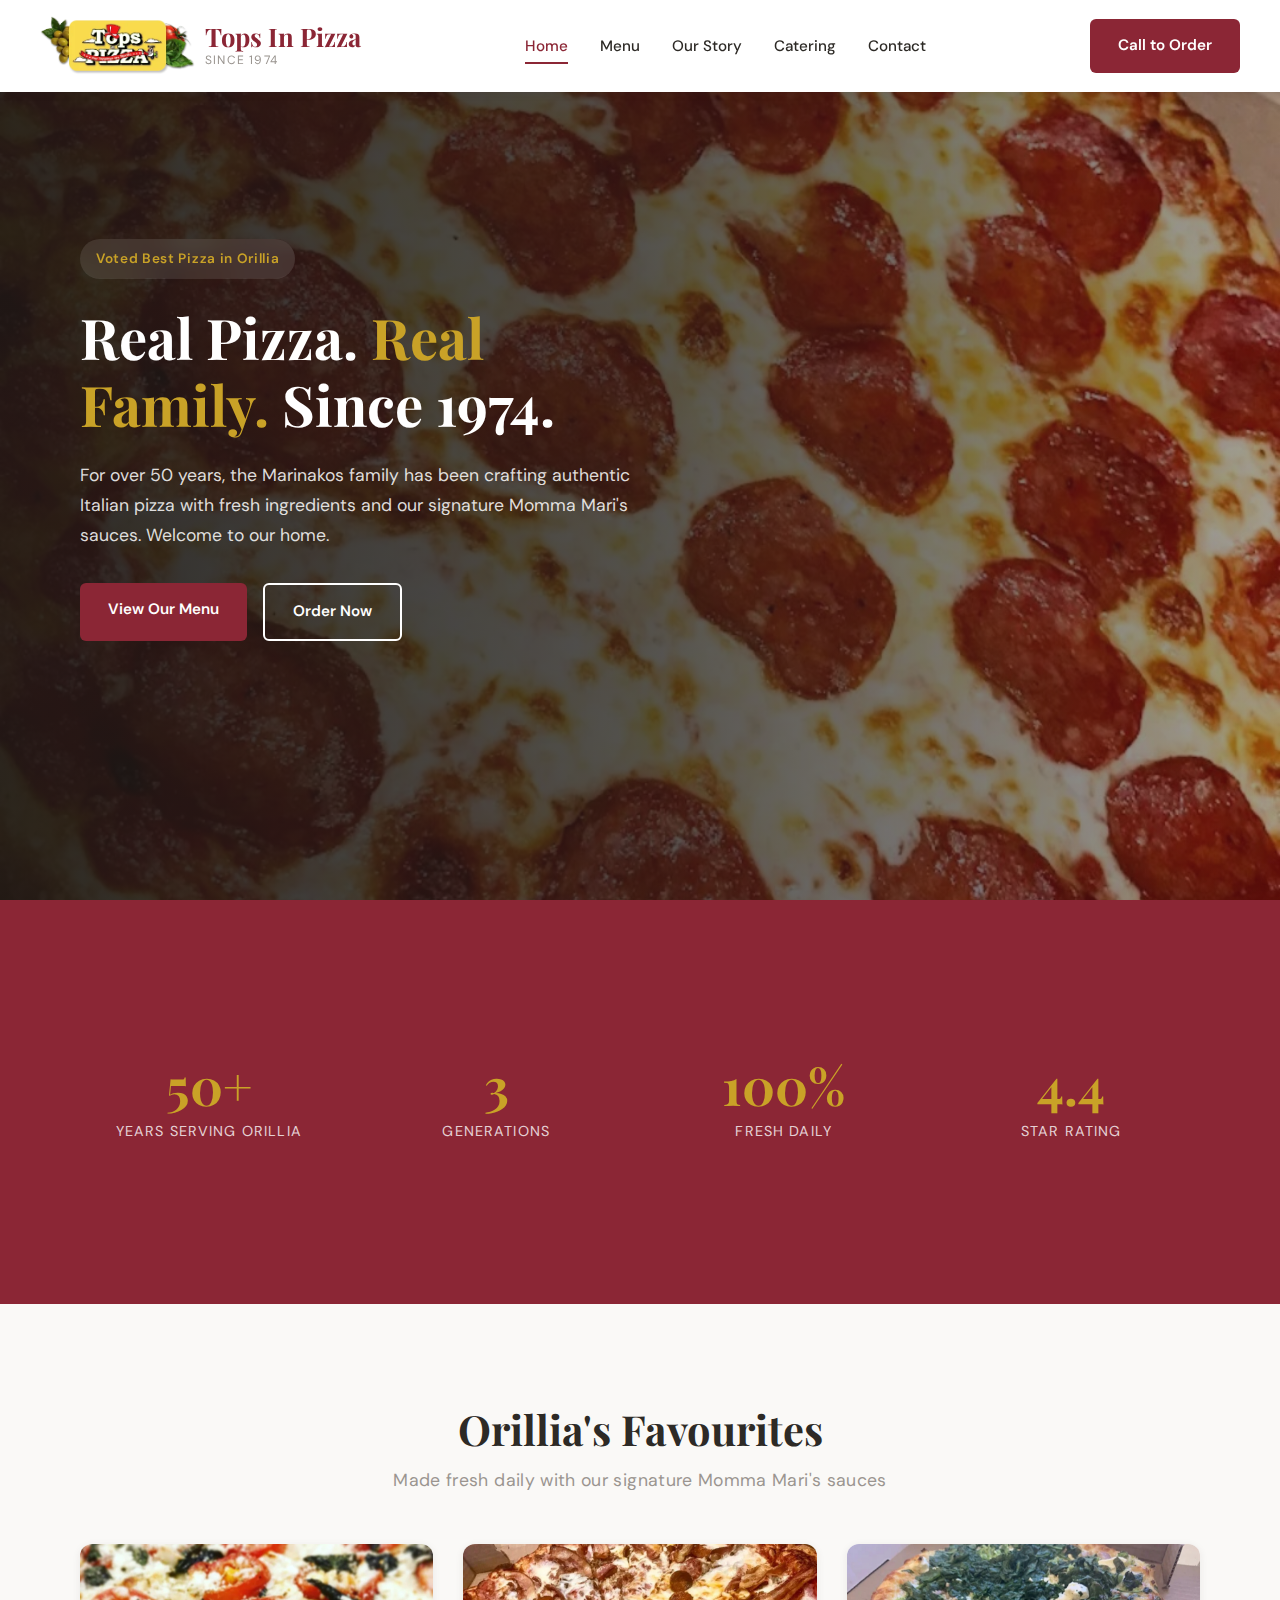
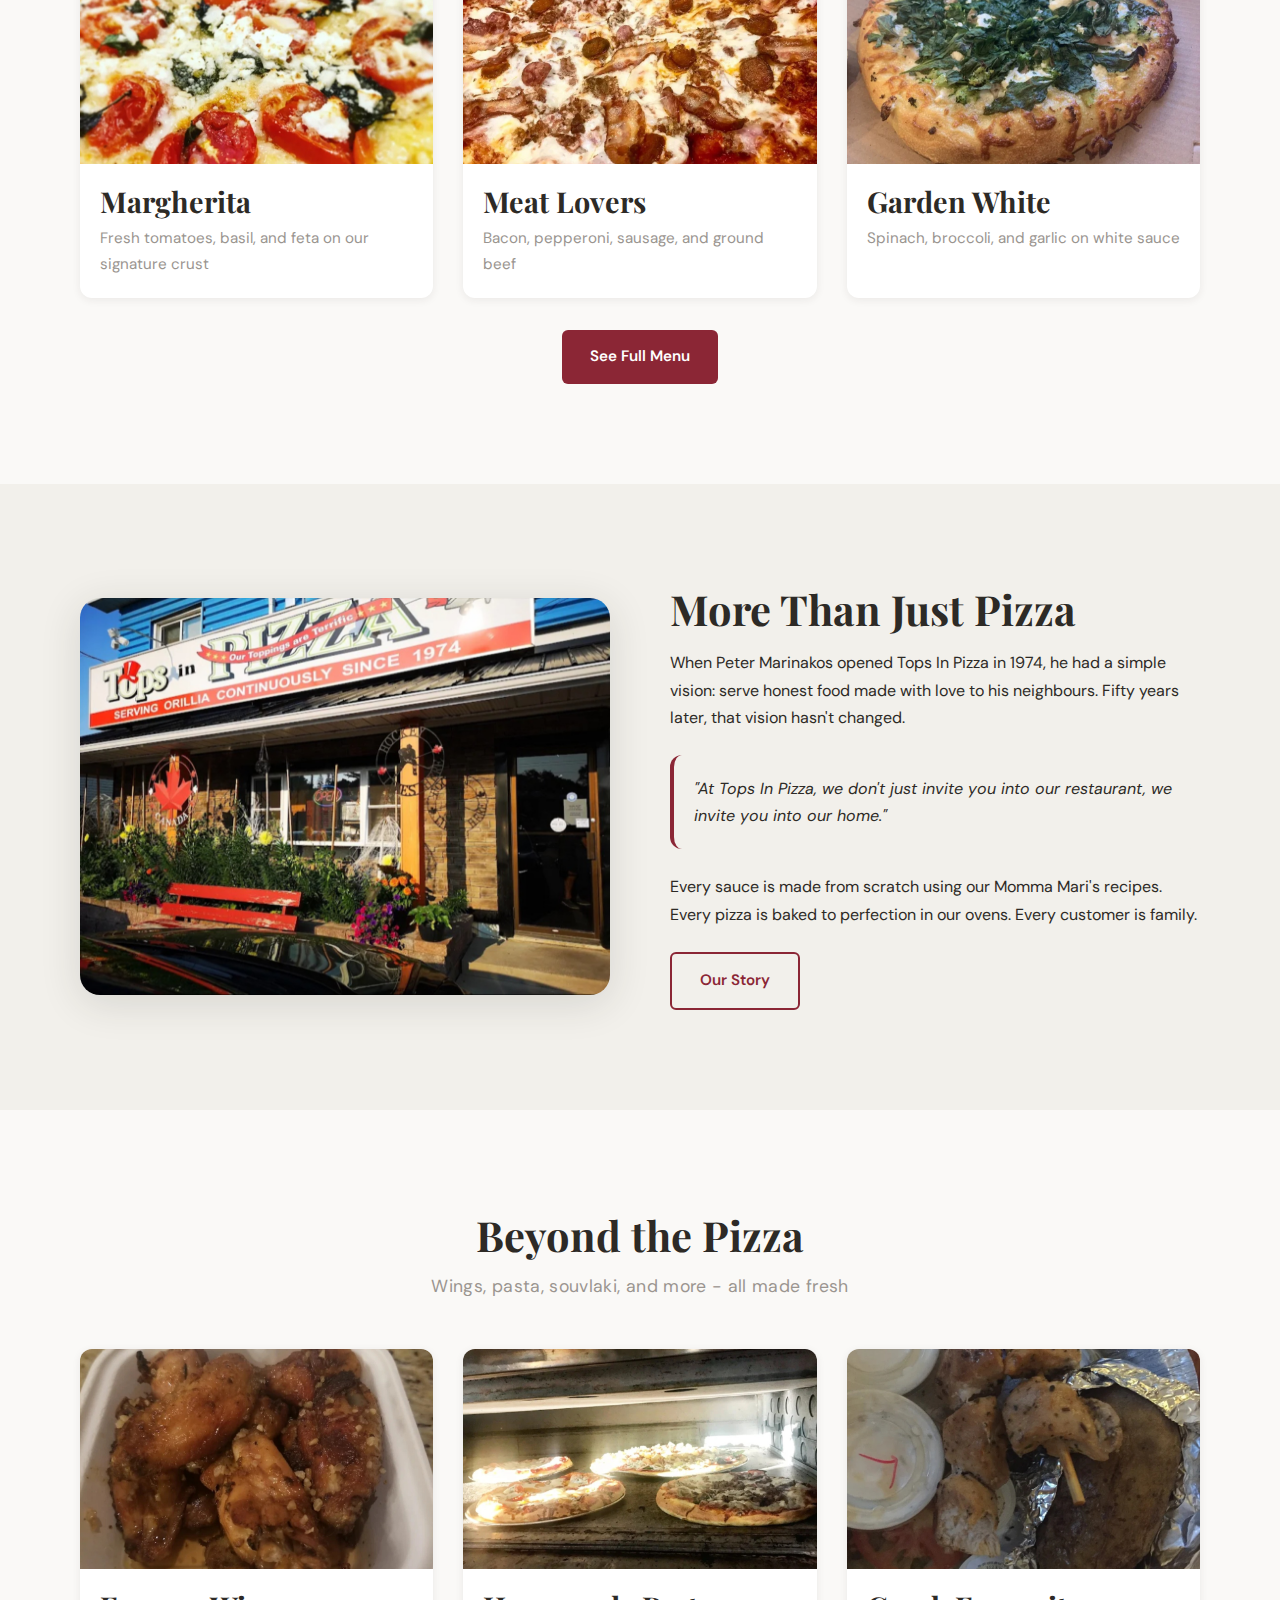
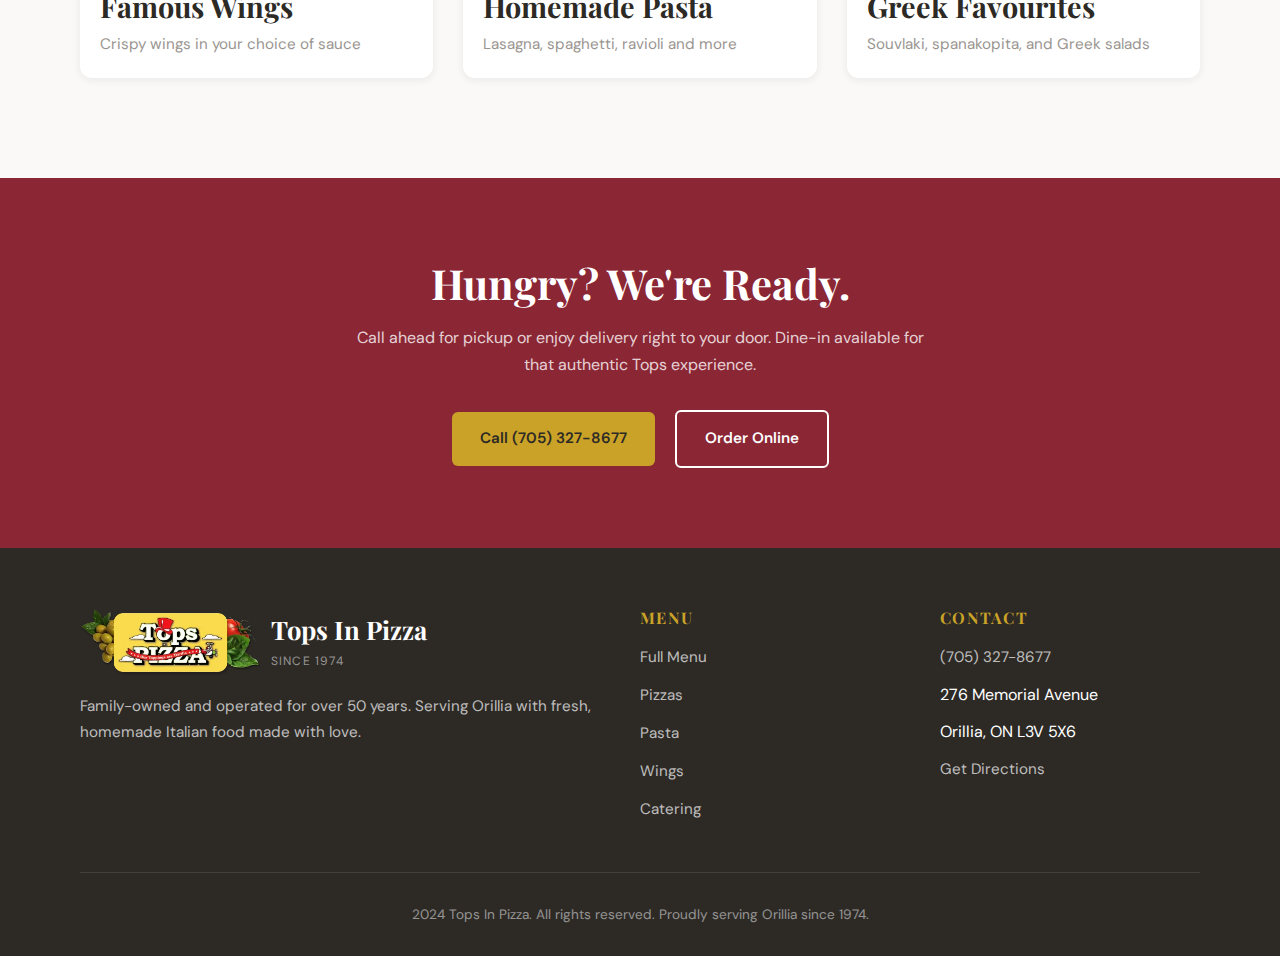
<file: index.html>
<!DOCTYPE html>
<html lang="en">
<head>
    <meta charset="UTF-8">
    <meta name="viewport" content="width=device-width, initial-scale=1.0">
    <title>Tops In Pizza | Orillia's Favourite Since 1974</title>
    <meta name="description" content="Family-owned pizza restaurant serving Orillia for over 50 years. Fresh ingredients, homemade Momma Mari's sauces, gluten-free and keto options available.">
    <link rel="preconnect" href="https://fonts.googleapis.com">
    <link rel="preconnect" href="https://fonts.gstatic.com" crossorigin>
    <link href="https://fonts.googleapis.com/css2?family=DM+Sans:wght@400;500;600;700&family=Playfair+Display:wght@600;700&display=swap" rel="stylesheet">
    <link rel="stylesheet" href="styles.css">
    <link rel="icon" type="image/x-icon" href="images/favicon.ico">
    <link rel="apple-touch-icon" href="images/apple-touch-icon.png">
</head>
<body>
    <!-- Header -->
    <header class="header">
        <div class="header-inner">
            <a href="index.html" class="logo">
                <img src="images/Tops_Logo.png" alt="Tops In Pizza Logo" class="logo-img">
                <span class="logo-text">
                    <span class="logo-main">Tops In Pizza</span>
                    <span class="logo-tagline">Since 1974</span>
                </span>
            </a>
            
            <nav class="nav-desktop">
                <ul>
                    <li><a href="index.html" class="active">Home</a></li>
                    <li><a href="menu.html">Menu</a></li>
                    <li><a href="about.html">Our Story</a></li>
                    <li><a href="catering.html">Catering</a></li>
                    <li><a href="contact.html">Contact</a></li>
                </ul>
            </nav>
            
            <a href="tel:7053278677" class="btn btn-primary header-cta">Call to Order</a>
            
            <button class="nav-toggle" aria-label="Toggle navigation">
                <span></span>
                <span></span>
                <span></span>
            </button>
        </div>
        
        <nav class="nav-mobile">
            <ul>
                <li><a href="index.html" class="active">Home</a></li>
                <li><a href="menu.html">Menu</a></li>
                <li><a href="about.html">Our Story</a></li>
                <li><a href="catering.html">Catering</a></li>
                <li><a href="contact.html">Contact</a></li>
                <li><a href="tel:7053278677" class="text-wine">Call (705) 327-8677</a></li>
            </ul>
        </nav>
    </header>

    <!-- Hero Section -->
    <section class="hero">
        <div class="hero-bg">
            <img src="images/pepperoni.jpg" alt="Delicious pepperoni pizza from Tops In Pizza">
            <div class="hero-overlay"></div>
        </div>
        <div class="container">
            <div class="hero-content">
                <div class="hero-badge">
                    <span>Voted Best Pizza in Orillia</span>
                </div>
                <h1>Real Pizza. <span class="hero-accent">Real Family.</span> Since 1974.</h1>
                <p>For over 50 years, the Marinakos family has been crafting authentic Italian pizza with fresh ingredients and our signature Momma Mari's sauces. Welcome to our home.</p>
                <div class="hero-btns">
                    <a href="menu.html" class="btn btn-primary">View Our Menu</a>
                    <a href="tel:7053278677" class="btn btn-secondary" style="border-color: var(--white); color: var(--white);">Order Now</a>
                </div>
            </div>
        </div>
    </section>

    <!-- Stats Bar -->
    <section class="bg-wine">
        <div class="container">
            <div class="stats-bar">
                <div class="stat-item">
                    <div class="stat-number">50+</div>
                    <div class="stat-label">Years Serving Orillia</div>
                </div>
                <div class="stat-item">
                    <div class="stat-number">3</div>
                    <div class="stat-label">Generations</div>
                </div>
                <div class="stat-item">
                    <div class="stat-number">100%</div>
                    <div class="stat-label">Fresh Daily</div>
                </div>
                <div class="stat-item">
                    <div class="stat-number">4.4</div>
                    <div class="stat-label">Star Rating</div>
                </div>
            </div>
        </div>
    </section>

    <!-- Featured Menu Items -->
    <section>
        <div class="container">
            <div class="section-header">
                <h2>Orillia's Favourites</h2>
                <p class="subtitle">Made fresh daily with our signature Momma Mari's sauces</p>
            </div>
            
            <div class="featured-grid">
                <div class="featured-card">
                    <div class="featured-card-img">
                        <img src="images/margherita.jpg" alt="Fresh margherita pizza with tomatoes and basil">
                    </div>
                    <div class="featured-card-body">
                        <h3>Margherita</h3>
                        <p>Fresh tomatoes, basil, and feta on our signature crust</p>
                    </div>
                </div>
                
                <div class="featured-card">
                    <div class="featured-card-img">
                        <img src="images/meatlovers.jpg" alt="Loaded meat lovers pizza">
                    </div>
                    <div class="featured-card-body">
                        <h3>Meat Lovers</h3>
                        <p>Bacon, pepperoni, sausage, and ground beef</p>
                    </div>
                </div>
                
                <div class="featured-card">
                    <div class="featured-card-img">
                        <img src="images/spinach.jpg" alt="Spinach and broccoli white pizza">
                    </div>
                    <div class="featured-card-body">
                        <h3>Garden White</h3>
                        <p>Spinach, broccoli, and garlic on white sauce</p>
                    </div>
                </div>
            </div>
            
            <div class="text-center mt-2">
                <a href="menu.html" class="btn btn-primary">See Full Menu</a>
            </div>
        </div>
    </section>

    <!-- About Preview -->
    <section class="bg-cream">
        <div class="container">
            <div class="about-preview">
                <div class="about-preview-img">
                    <img src="images/storefront.jpg" alt="Tops In Pizza storefront on Memorial Avenue, Orillia">
                </div>
                <div class="about-preview-content">
                    <h2>More Than Just Pizza</h2>
                    <p>When Peter Marinakos opened Tops In Pizza in 1974, he had a simple vision: serve honest food made with love to his neighbours. Fifty years later, that vision hasn't changed.</p>
                    
                    <div class="highlight-box">
                        <p>"At Tops In Pizza, we don't just invite you into our restaurant, we invite you into our home."</p>
                    </div>
                    
                    <p>Every sauce is made from scratch using our Momma Mari's recipes. Every pizza is baked to perfection in our ovens. Every customer is family.</p>
                    
                    <a href="about.html" class="btn btn-secondary">Our Story</a>
                </div>
            </div>
        </div>
    </section>

    <!-- More Than Pizza -->
    <section>
        <div class="container">
            <div class="section-header">
                <h2>Beyond the Pizza</h2>
                <p class="subtitle">Wings, pasta, souvlaki, and more - all made fresh</p>
            </div>
            
            <div class="featured-grid">
                <div class="featured-card">
                    <div class="featured-card-img">
                        <img src="images/garlic-wings.jpg" alt="Garlic parmesan wings">
                    </div>
                    <div class="featured-card-body">
                        <h3>Famous Wings</h3>
                        <p>Crispy wings in your choice of sauce</p>
                    </div>
                </div>
                
                <div class="featured-card">
                    <div class="featured-card-img">
                        <img src="images/pasta.jpg" alt="Baked pasta dishes">
                    </div>
                    <div class="featured-card-body">
                        <h3>Homemade Pasta</h3>
                        <p>Lasagna, spaghetti, ravioli and more</p>
                    </div>
                </div>
                
                <div class="featured-card">
                    <div class="featured-card-img">
                        <img src="images/souvlaki.jpg" alt="Chicken souvlaki dinner">
                    </div>
                    <div class="featured-card-body">
                        <h3>Greek Favourites</h3>
                        <p>Souvlaki, spanakopita, and Greek salads</p>
                    </div>
                </div>
            </div>
        </div>
    </section>

    <!-- CTA Banner -->
    <section class="bg-wine cta-banner">
        <div class="container">
            <h2>Hungry? We're Ready.</h2>
            <p>Call ahead for pickup or enjoy delivery right to your door. Dine-in available for that authentic Tops experience.</p>
            <a href="tel:7053278677" class="btn btn-gold">Call (705) 327-8677</a>
            <a href="https://gottaeatlocal.com/tops-in-pizza-restaurant-orillia-ontario/" target="_blank" rel="noopener" class="btn btn-secondary" style="border-color: var(--white); color: var(--white);">Order Online</a>
        </div>
    </section>

    <!-- Footer -->
    <footer class="footer">
        <div class="container">
            <div class="footer-grid">
                <div class="footer-brand">
                    <div class="logo footer-logo">
                        <img src="images/Tops_Logo.png" alt="Tops In Pizza Logo" class="logo-img">
                        <span class="logo-text">
                            <span class="logo-main">Tops In Pizza</span>
                            <span class="logo-tagline">Since 1974</span>
                        </span>
                    </div>
                    <p>Family-owned and operated for over 50 years. Serving Orillia with fresh, homemade Italian food made with love.</p>
                </div>
                
                <div class="footer-nav">
                    <h4>Menu</h4>
                    <ul class="footer-links">
                        <li><a href="menu.html">Full Menu</a></li>
                        <li><a href="menu.html#pizza">Pizzas</a></li>
                        <li><a href="menu.html#pasta">Pasta</a></li>
                        <li><a href="menu.html#wings">Wings</a></li>
                        <li><a href="catering.html">Catering</a></li>
                    </ul>
                </div>
                
                <div class="footer-contact">
                    <h4>Contact</h4>
                    <ul class="footer-links">
                        <li><a href="tel:7053278677">(705) 327-8677</a></li>
                        <li>276 Memorial Avenue</li>
                        <li>Orillia, ON L3V 5X6</li>
                        <li><a href="contact.html">Get Directions</a></li>
                    </ul>
                </div>
            </div>
            
            <div class="footer-bottom">
                <p>2024 Tops In Pizza. All rights reserved. Proudly serving Orillia since 1974.</p>
            </div>
        </div>
    </footer>

    <script src="script.js"></script>
</body>
</html>
</file>
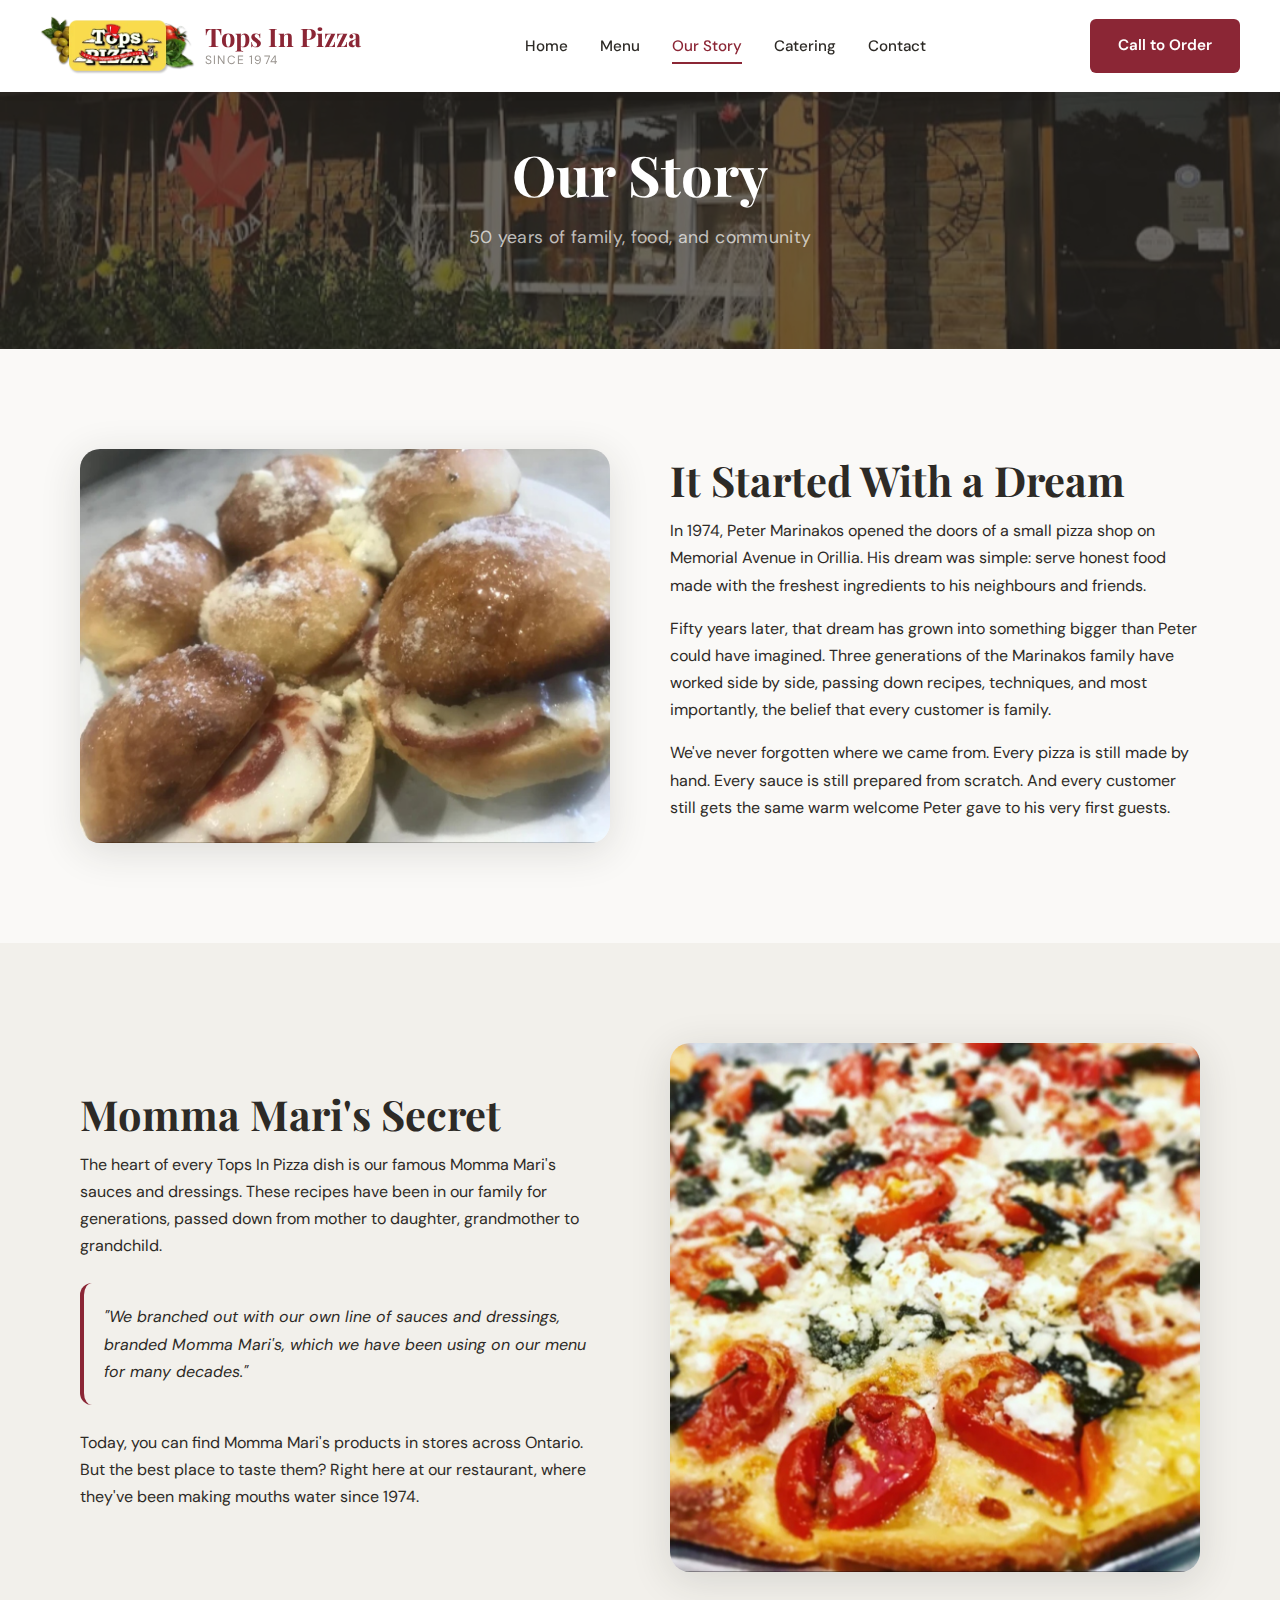
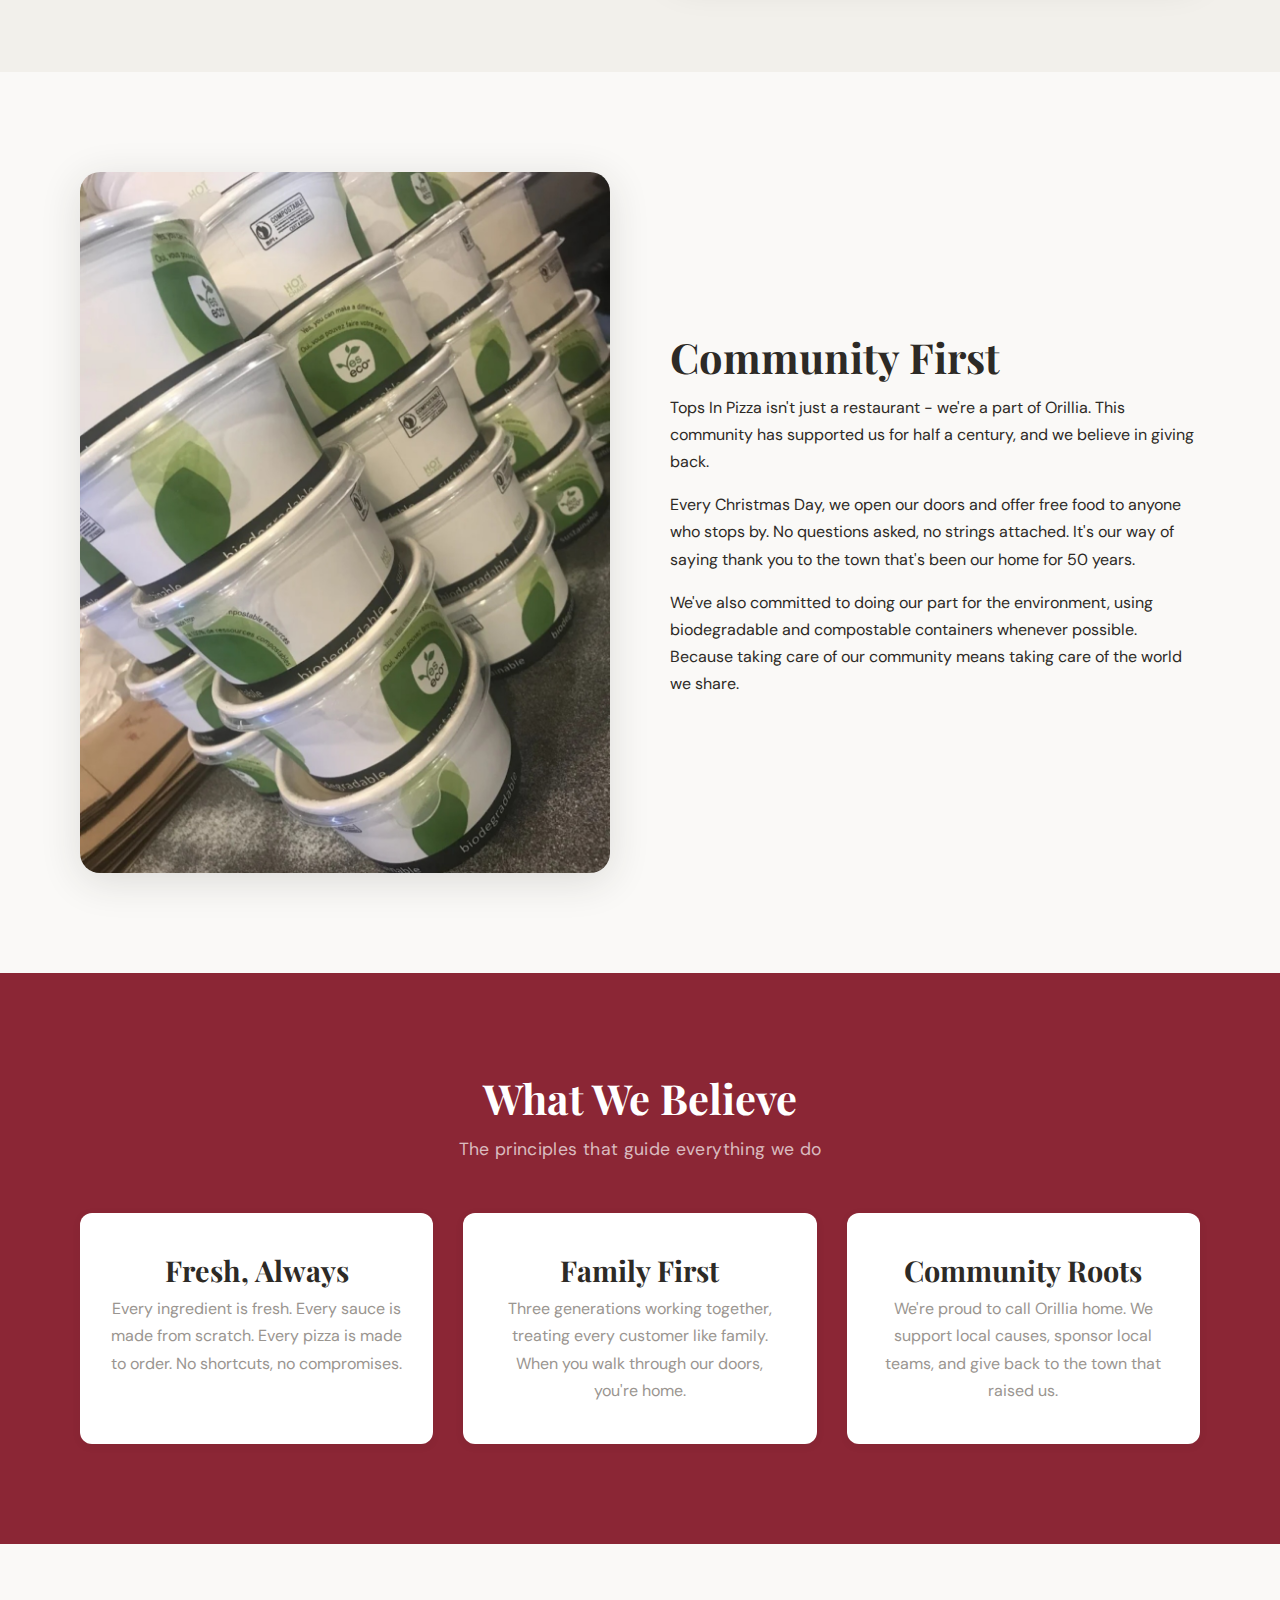
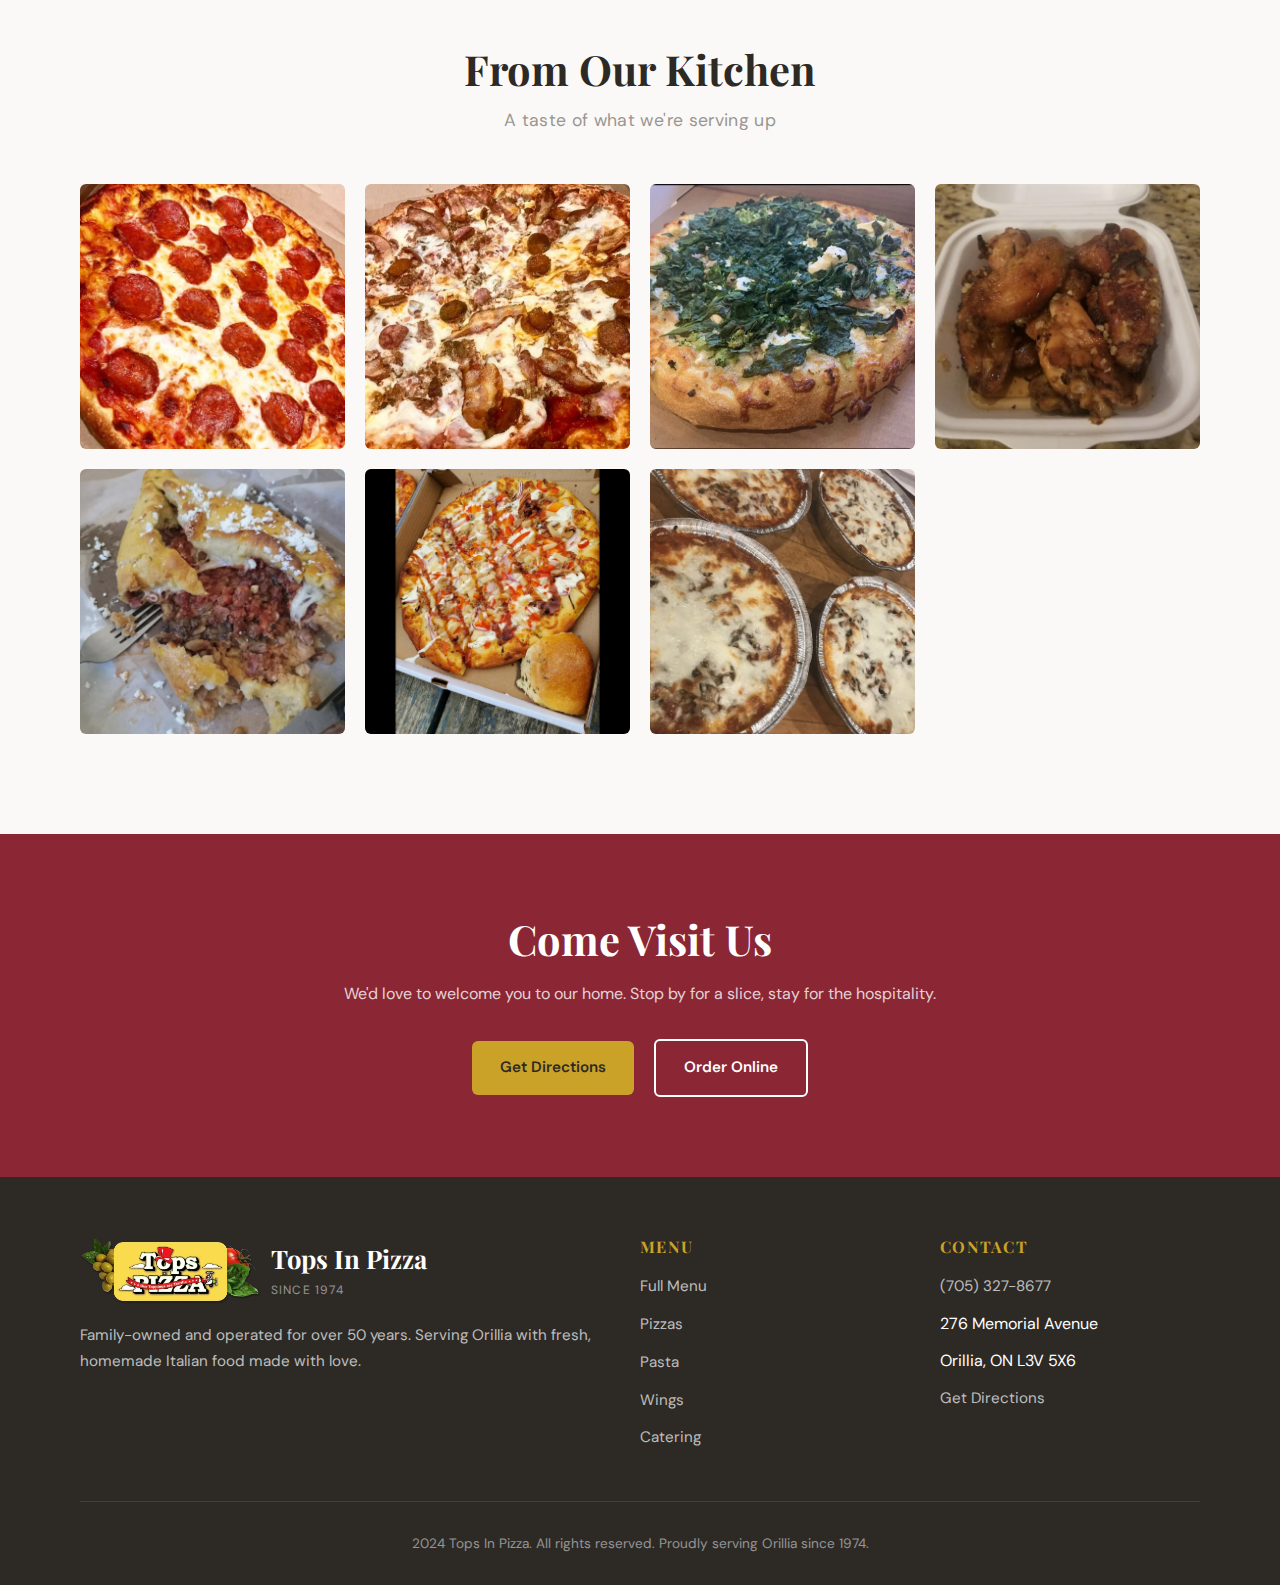
<file: about.html>
<!DOCTYPE html>
<html lang="en">
<head>
    <meta charset="UTF-8">
    <meta name="viewport" content="width=device-width, initial-scale=1.0">
    <title>Our Story | Tops In Pizza | Orillia Since 1974</title>
    <meta name="description" content="The Marinakos family has been serving Orillia for over 50 years. Learn about our history, our famous Momma Mari's sauces, and our commitment to community.">
    <link rel="preconnect" href="https://fonts.googleapis.com">
    <link rel="preconnect" href="https://fonts.gstatic.com" crossorigin>
    <link href="https://fonts.googleapis.com/css2?family=DM+Sans:wght@400;500;600;700&family=Playfair+Display:wght@600;700&display=swap" rel="stylesheet">
    <link rel="stylesheet" href="styles.css">
    <link rel="icon" type="image/x-icon" href="images/favicon.ico">
    <link rel="apple-touch-icon" href="images/apple-touch-icon.png">
</head>
<body>
    <!-- Header -->
    <header class="header">
        <div class="header-inner">
            <a href="index.html" class="logo">
                <img src="images/Tops_Logo.png" alt="Tops In Pizza Logo" class="logo-img">
                <span class="logo-text">
                    <span class="logo-main">Tops In Pizza</span>
                    <span class="logo-tagline">Since 1974</span>
                </span>
            </a>
            
            <nav class="nav-desktop">
                <ul>
                    <li><a href="index.html">Home</a></li>
                    <li><a href="menu.html">Menu</a></li>
                    <li><a href="about.html" class="active">Our Story</a></li>
                    <li><a href="catering.html">Catering</a></li>
                    <li><a href="contact.html">Contact</a></li>
                </ul>
            </nav>
            
            <a href="tel:7053278677" class="btn btn-primary header-cta">Call to Order</a>
            
            <button class="nav-toggle" aria-label="Toggle navigation">
                <span></span>
                <span></span>
                <span></span>
            </button>
        </div>
        
        <nav class="nav-mobile">
            <ul>
                <li><a href="index.html">Home</a></li>
                <li><a href="menu.html">Menu</a></li>
                <li><a href="about.html" class="active">Our Story</a></li>
                <li><a href="catering.html">Catering</a></li>
                <li><a href="contact.html">Contact</a></li>
                <li><a href="tel:7053278677" class="text-wine">Call (705) 327-8677</a></li>
            </ul>
        </nav>
    </header>

    <!-- Page Hero -->
    <div class="page-hero">
        <div class="page-hero-bg">
            <img src="images/storefront.jpg" alt="Tops In Pizza storefront">
        </div>
        <div class="container">
            <div class="page-hero-content">
                <h1>Our Story</h1>
                <p class="subtitle">50 years of family, food, and community</p>
            </div>
        </div>
    </div>

    <!-- Origin Story -->
    <section>
        <div class="container">
            <div class="story-section">
                <div class="story-img">
                    <img src="images/oven.jpg" alt="Pizzas baking in the oven at Tops In Pizza">
                </div>
                <div>
                    <h2>It Started With a Dream</h2>
                    <p>In 1974, Peter Marinakos opened the doors of a small pizza shop on Memorial Avenue in Orillia. His dream was simple: serve honest food made with the freshest ingredients to his neighbours and friends.</p>
                    <p>Fifty years later, that dream has grown into something bigger than Peter could have imagined. Three generations of the Marinakos family have worked side by side, passing down recipes, techniques, and most importantly, the belief that every customer is family.</p>
                    <p>We've never forgotten where we came from. Every pizza is still made by hand. Every sauce is still prepared from scratch. And every customer still gets the same warm welcome Peter gave to his very first guests.</p>
                </div>
            </div>
        </div>
    </section>

    <!-- Momma Mari's Section -->
    <section class="bg-cream">
        <div class="container">
            <div class="story-section reverse">
                <div class="story-img">
                    <img src="images/margherita.jpg" alt="Fresh pizza made with Momma Mari's sauce">
                </div>
                <div>
                    <h2>Momma Mari's Secret</h2>
                    <p>The heart of every Tops In Pizza dish is our famous Momma Mari's sauces and dressings. These recipes have been in our family for generations, passed down from mother to daughter, grandmother to grandchild.</p>
                    
                    <div class="highlight-box">
                        <p>"We branched out with our own line of sauces and dressings, branded Momma Mari's, which we have been using on our menu for many decades."</p>
                    </div>
                    
                    <p>Today, you can find Momma Mari's products in stores across Ontario. But the best place to taste them? Right here at our restaurant, where they've been making mouths water since 1974.</p>
                </div>
            </div>
        </div>
    </section>

    <!-- Community Section -->
    <section>
        <div class="container">
            <div class="story-section">
                <div class="story-img">
                    <img src="images/eco-containers.jpg" alt="Eco-friendly containers at Tops In Pizza">
                </div>
                <div>
                    <h2>Community First</h2>
                    <p>Tops In Pizza isn't just a restaurant - we're a part of Orillia. This community has supported us for half a century, and we believe in giving back.</p>
                    <p>Every Christmas Day, we open our doors and offer free food to anyone who stops by. No questions asked, no strings attached. It's our way of saying thank you to the town that's been our home for 50 years.</p>
                    <p>We've also committed to doing our part for the environment, using biodegradable and compostable containers whenever possible. Because taking care of our community means taking care of the world we share.</p>
                </div>
            </div>
        </div>
    </section>

    <!-- Values Section -->
    <section class="bg-wine">
        <div class="container">
            <div class="section-header">
                <h2>What We Believe</h2>
                <p class="subtitle">The principles that guide everything we do</p>
            </div>
            
            <div class="featured-grid">
                <div class="featured-card" style="text-align: center; padding: 40px 30px;">
                    <h3>Fresh, Always</h3>
                    <p style="margin-bottom: 0;">Every ingredient is fresh. Every sauce is made from scratch. Every pizza is made to order. No shortcuts, no compromises.</p>
                </div>
                
                <div class="featured-card" style="text-align: center; padding: 40px 30px;">
                    <h3>Family First</h3>
                    <p style="margin-bottom: 0;">Three generations working together, treating every customer like family. When you walk through our doors, you're home.</p>
                </div>
                
                <div class="featured-card" style="text-align: center; padding: 40px 30px;">
                    <h3>Community Roots</h3>
                    <p style="margin-bottom: 0;">We're proud to call Orillia home. We support local causes, sponsor local teams, and give back to the town that raised us.</p>
                </div>
            </div>
        </div>
    </section>

    <!-- Gallery Section -->
    <section>
        <div class="container">
            <div class="section-header">
                <h2>From Our Kitchen</h2>
                <p class="subtitle">A taste of what we're serving up</p>
            </div>
            
            <div class="gallery-grid">
                <div class="gallery-item">
                    <img src="images/pepperoni.jpg" alt="Pepperoni pizza">
                </div>
                <div class="gallery-item">
                    <img src="images/meatlovers.jpg" alt="Meat lovers pizza">
                </div>
                <div class="gallery-item">
                    <img src="images/spinach.jpg" alt="Spinach white pizza">
                </div>
                <div class="gallery-item">
                    <img src="images/garlic-wings.jpg" alt="Garlic wings">
                </div>
                <div class="gallery-item">
                    <img src="images/calzone.jpg" alt="Calzone">
                </div>
                <div class="gallery-item">
                    <img src="images/specialty.jpg" alt="Specialty pizza">
                </div>
                <div class="gallery-item">
                    <img src="images/pepperoni-rolls.jpg" alt="Pepperoni rolls">
                </div>
            </div>
        </div>
    </section>

    <!-- CTA Banner -->
    <section class="bg-wine cta-banner">
        <div class="container">
            <h2>Come Visit Us</h2>
            <p>We'd love to welcome you to our home. Stop by for a slice, stay for the hospitality.</p>
            <a href="contact.html" class="btn btn-gold">Get Directions</a>
            <a href="https://gottaeatlocal.com/tops-in-pizza-restaurant-orillia-ontario/" target="_blank" rel="noopener" class="btn btn-secondary" style="border-color: var(--white); color: var(--white);">Order Online</a>
        </div>
    </section>

    <!-- Footer -->
    <footer class="footer">
        <div class="container">
            <div class="footer-grid">
                <div class="footer-brand">
                    <div class="logo footer-logo">
                        <img src="images/Tops_Logo.png" alt="Tops In Pizza Logo" class="logo-img">
                        <span class="logo-text">
                            <span class="logo-main">Tops In Pizza</span>
                            <span class="logo-tagline">Since 1974</span>
                        </span>
                    </div>
                    <p>Family-owned and operated for over 50 years. Serving Orillia with fresh, homemade Italian food made with love.</p>
                </div>
                
                <div class="footer-nav">
                    <h4>Menu</h4>
                    <ul class="footer-links">
                        <li><a href="menu.html">Full Menu</a></li>
                        <li><a href="menu.html#pizza">Pizzas</a></li>
                        <li><a href="menu.html#pasta">Pasta</a></li>
                        <li><a href="menu.html#wings">Wings</a></li>
                        <li><a href="catering.html">Catering</a></li>
                    </ul>
                </div>
                
                <div class="footer-contact">
                    <h4>Contact</h4>
                    <ul class="footer-links">
                        <li><a href="tel:7053278677">(705) 327-8677</a></li>
                        <li>276 Memorial Avenue</li>
                        <li>Orillia, ON L3V 5X6</li>
                        <li><a href="contact.html">Get Directions</a></li>
                    </ul>
                </div>
            </div>
            
            <div class="footer-bottom">
                <p>2024 Tops In Pizza. All rights reserved. Proudly serving Orillia since 1974.</p>
            </div>
        </div>
    </footer>

    <script src="script.js"></script>
</body>
</html>
</file>
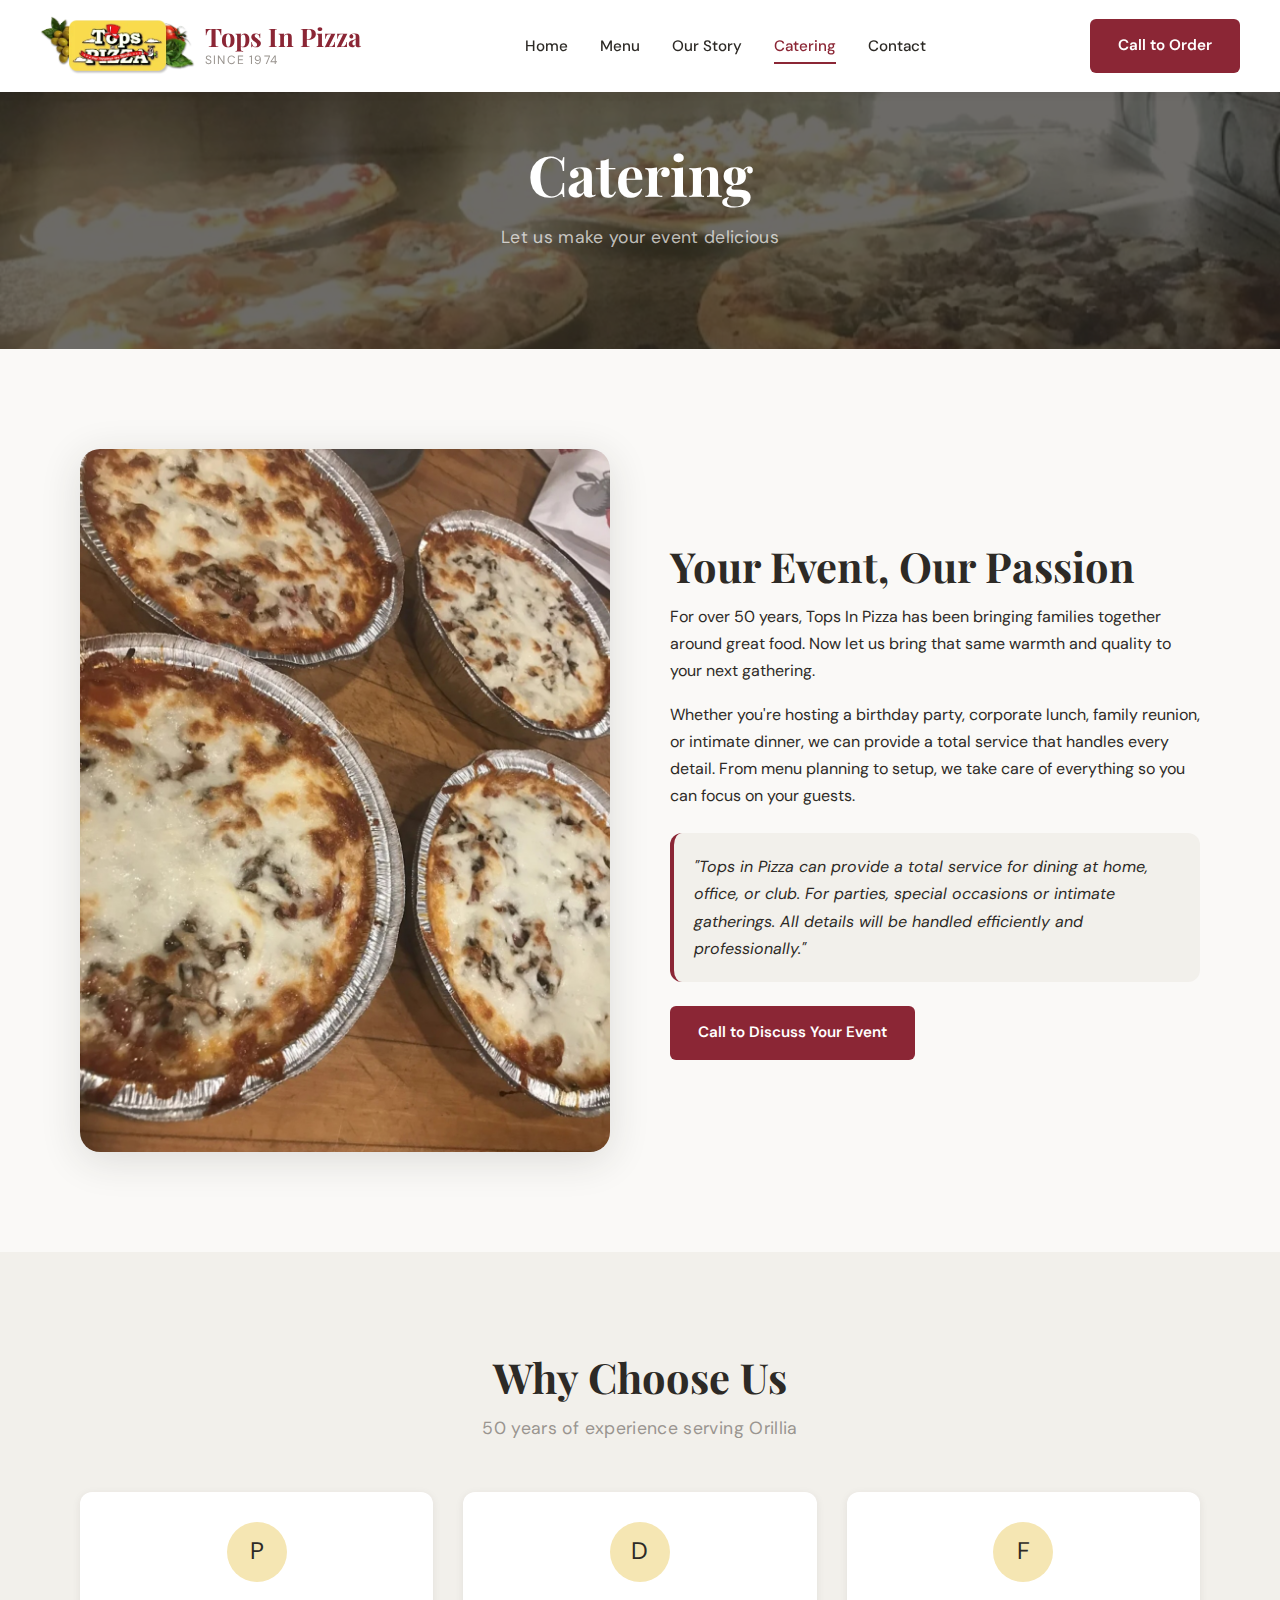
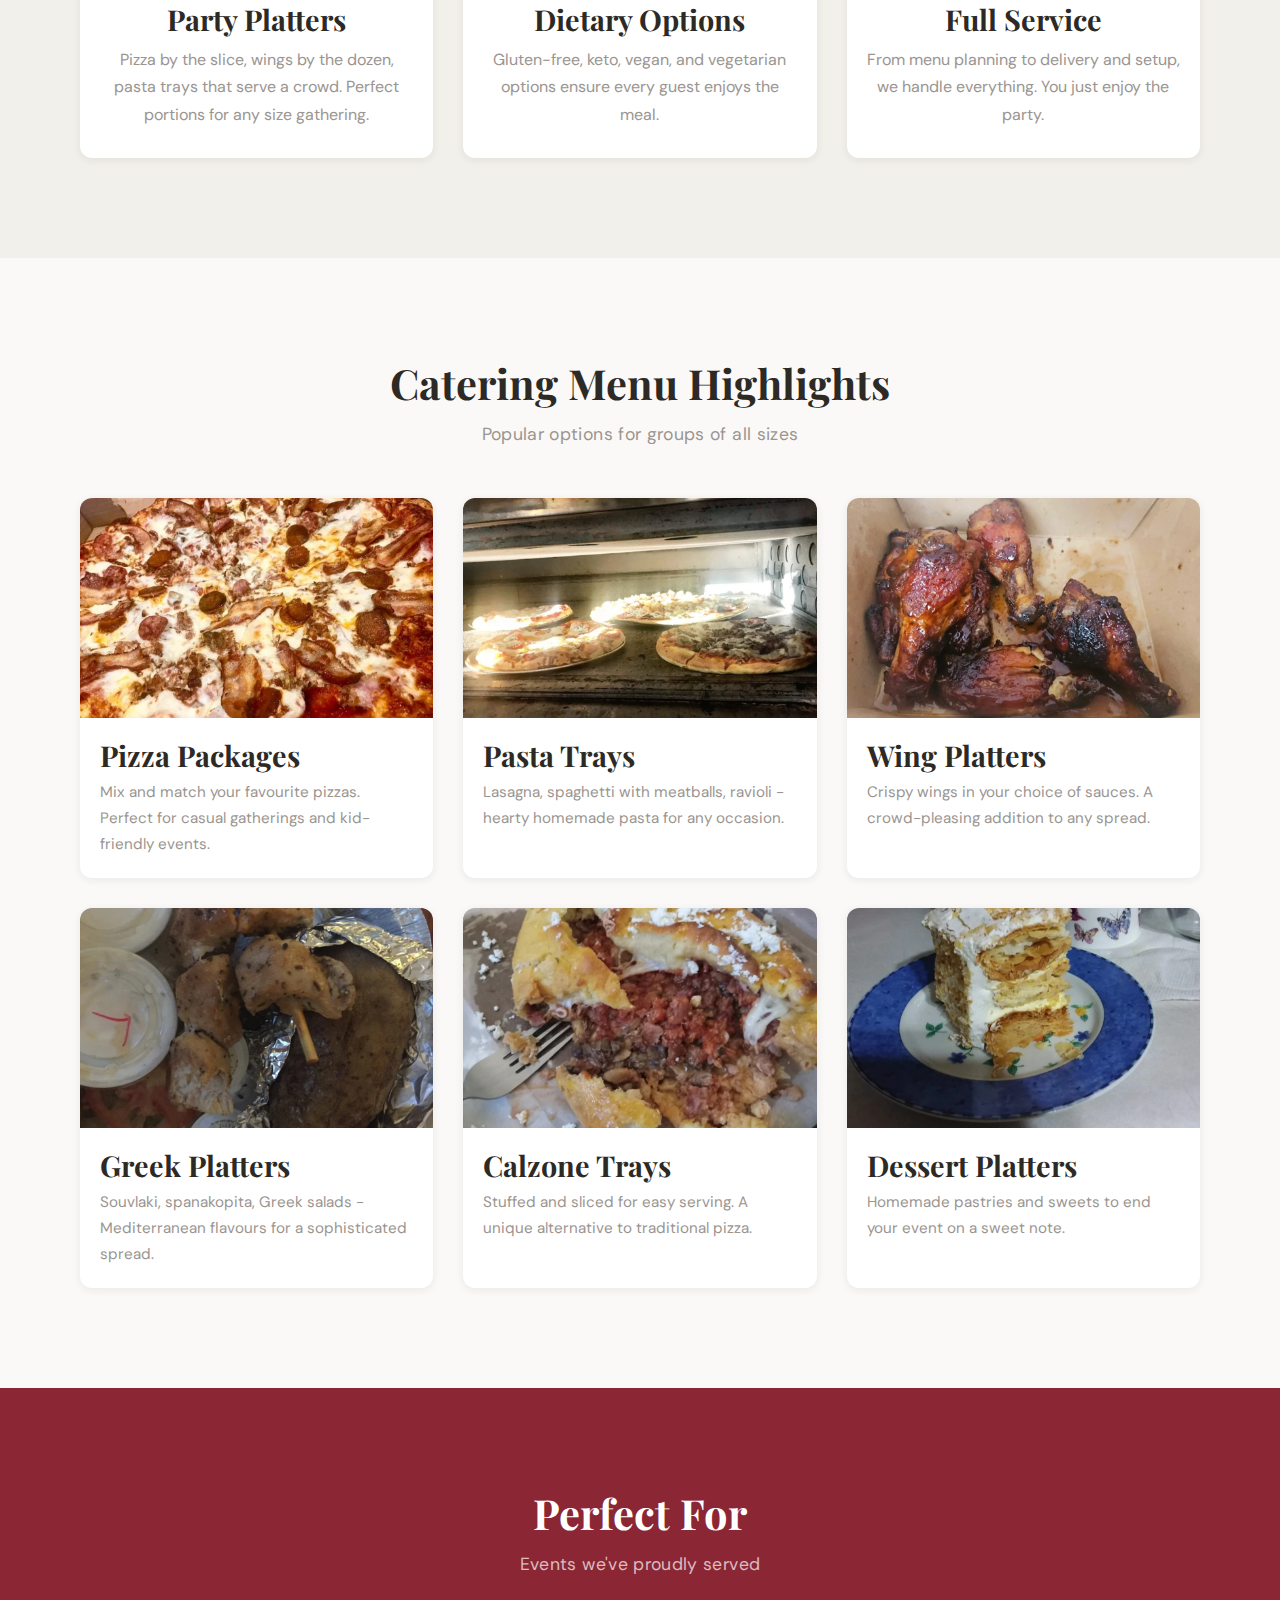
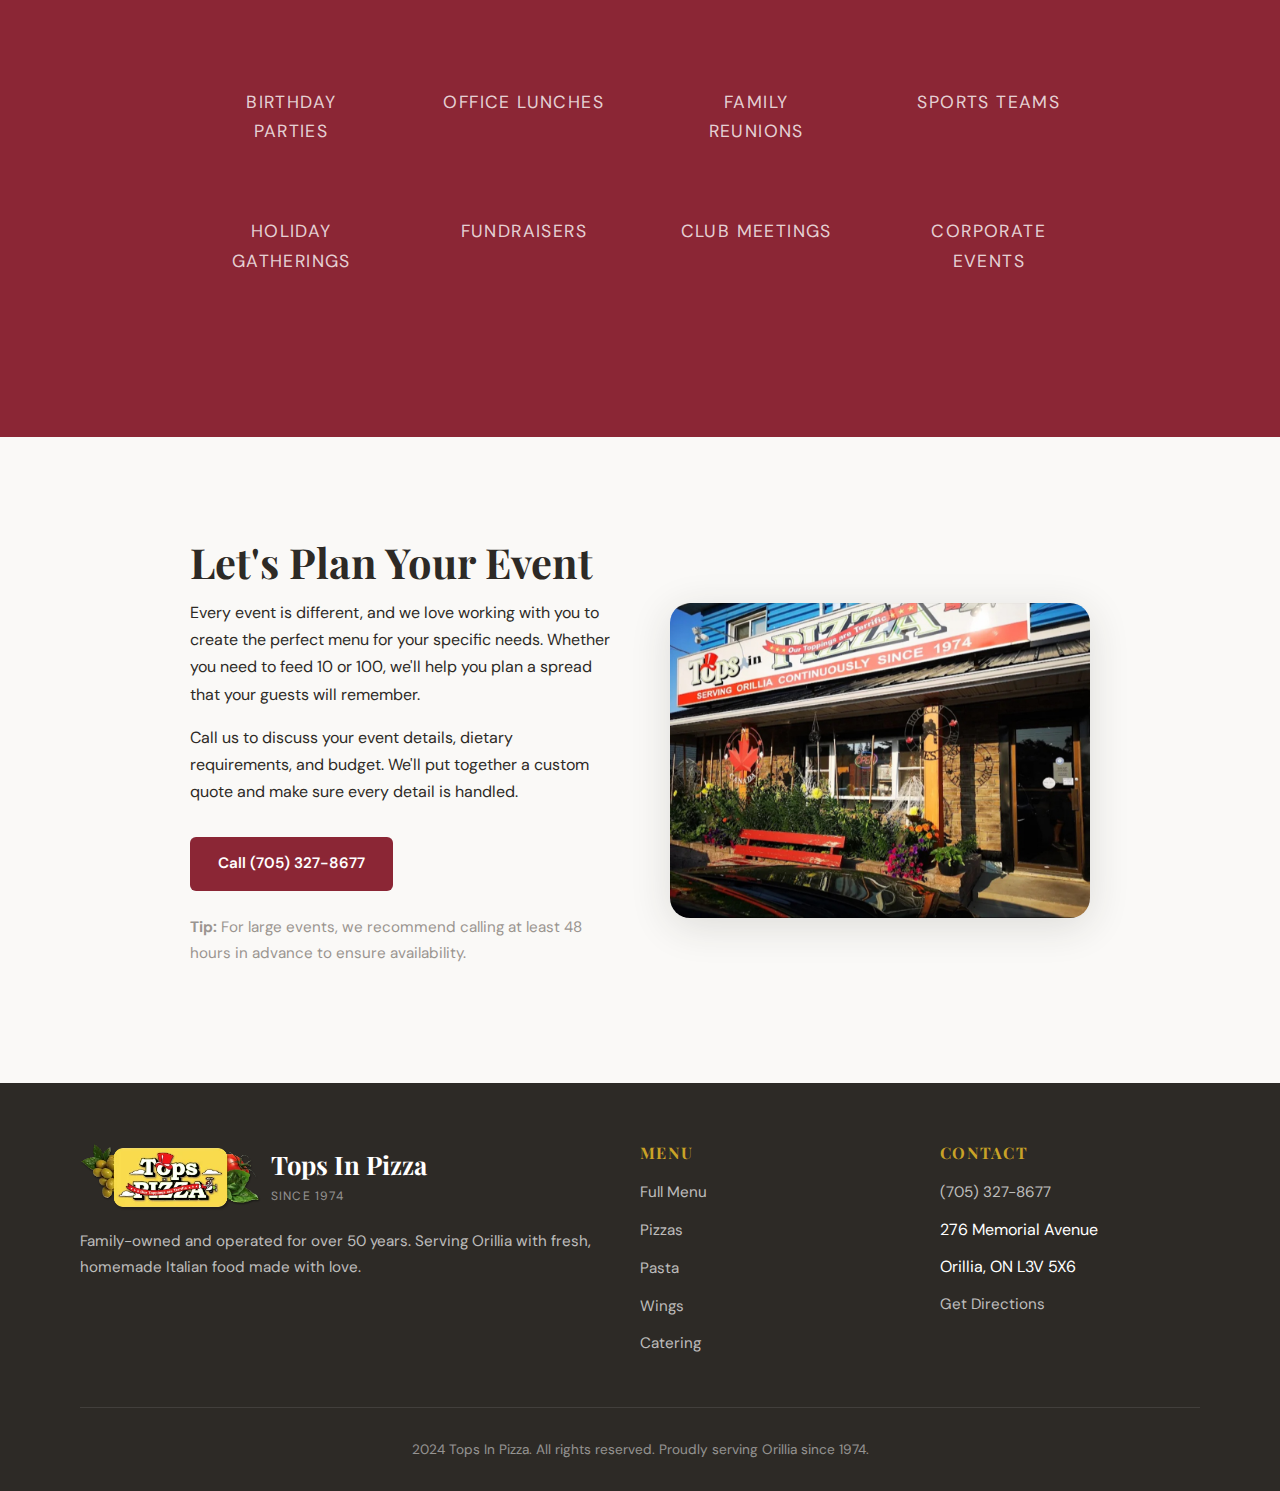
<file: catering.html>
<!DOCTYPE html>
<html lang="en">
<head>
    <meta charset="UTF-8">
    <meta name="viewport" content="width=device-width, initial-scale=1.0">
    <title>Catering | Tops In Pizza | Orillia</title>
    <meta name="description" content="Let Tops In Pizza cater your next event. Parties, office lunches, special occasions - we handle everything from setup to cleanup. Call for a quote.">
    <link rel="preconnect" href="https://fonts.googleapis.com">
    <link rel="preconnect" href="https://fonts.gstatic.com" crossorigin>
    <link href="https://fonts.googleapis.com/css2?family=DM+Sans:wght@400;500;600;700&family=Playfair+Display:wght@600;700&display=swap" rel="stylesheet">
    <link rel="stylesheet" href="styles.css">
    <link rel="icon" type="image/x-icon" href="images/favicon.ico">
    <link rel="apple-touch-icon" href="images/apple-touch-icon.png">
</head>
<body>
    <!-- Header -->
    <header class="header">
        <div class="header-inner">
            <a href="index.html" class="logo">
                <img src="images/Tops_Logo.png" alt="Tops In Pizza Logo" class="logo-img">
                <span class="logo-text">
                    <span class="logo-main">Tops In Pizza</span>
                    <span class="logo-tagline">Since 1974</span>
                </span>
            </a>
            
            <nav class="nav-desktop">
                <ul>
                    <li><a href="index.html">Home</a></li>
                    <li><a href="menu.html">Menu</a></li>
                    <li><a href="about.html">Our Story</a></li>
                    <li><a href="catering.html" class="active">Catering</a></li>
                    <li><a href="contact.html">Contact</a></li>
                </ul>
            </nav>
            
            <a href="tel:7053278677" class="btn btn-primary header-cta">Call to Order</a>
            
            <button class="nav-toggle" aria-label="Toggle navigation">
                <span></span>
                <span></span>
                <span></span>
            </button>
        </div>
        
        <nav class="nav-mobile">
            <ul>
                <li><a href="index.html">Home</a></li>
                <li><a href="menu.html">Menu</a></li>
                <li><a href="about.html">Our Story</a></li>
                <li><a href="catering.html" class="active">Catering</a></li>
                <li><a href="contact.html">Contact</a></li>
                <li><a href="tel:7053278677" class="text-wine">Call (705) 327-8677</a></li>
            </ul>
        </nav>
    </header>

    <!-- Page Hero -->
    <div class="page-hero">
        <div class="page-hero-bg">
            <img src="images/pasta.jpg" alt="Catering trays from Tops In Pizza">
        </div>
        <div class="container">
            <div class="page-hero-content">
                <h1>Catering</h1>
                <p class="subtitle">Let us make your event delicious</p>
            </div>
        </div>
    </div>

    <!-- Catering Intro -->
    <section>
        <div class="container">
            <div class="story-section">
                <div class="story-img">
                    <img src="images/pepperoni-rolls.jpg" alt="Pepperoni rolls for catering">
                </div>
                <div>
                    <h2>Your Event, Our Passion</h2>
                    <p>For over 50 years, Tops In Pizza has been bringing families together around great food. Now let us bring that same warmth and quality to your next gathering.</p>
                    <p>Whether you're hosting a birthday party, corporate lunch, family reunion, or intimate dinner, we can provide a total service that handles every detail. From menu planning to setup, we take care of everything so you can focus on your guests.</p>
                    
                    <div class="highlight-box">
                        <p>"Tops in Pizza can provide a total service for dining at home, office, or club. For parties, special occasions or intimate gatherings. All details will be handled efficiently and professionally."</p>
                    </div>
                    
                    <a href="tel:7053278677" class="btn btn-primary">Call to Discuss Your Event</a>
                </div>
            </div>
        </div>
    </section>

    <!-- Catering Features -->
    <section class="bg-cream">
        <div class="container">
            <div class="section-header">
                <h2>Why Choose Us</h2>
                <p class="subtitle">50 years of experience serving Orillia</p>
            </div>
            
            <div class="catering-features">
                <div class="catering-feature">
                    <div class="catering-feature-icon">P</div>
                    <h3>Party Platters</h3>
                    <p>Pizza by the slice, wings by the dozen, pasta trays that serve a crowd. Perfect portions for any size gathering.</p>
                </div>
                
                <div class="catering-feature">
                    <div class="catering-feature-icon">D</div>
                    <h3>Dietary Options</h3>
                    <p>Gluten-free, keto, vegan, and vegetarian options ensure every guest enjoys the meal.</p>
                </div>
                
                <div class="catering-feature">
                    <div class="catering-feature-icon">F</div>
                    <h3>Full Service</h3>
                    <p>From menu planning to delivery and setup, we handle everything. You just enjoy the party.</p>
                </div>
            </div>
        </div>
    </section>

    <!-- Menu Options -->
    <section>
        <div class="container">
            <div class="section-header">
                <h2>Catering Menu Highlights</h2>
                <p class="subtitle">Popular options for groups of all sizes</p>
            </div>
            
            <div class="featured-grid">
                <div class="featured-card">
                    <div class="featured-card-img">
                        <img src="images/meatlovers.jpg" alt="Pizza platters">
                    </div>
                    <div class="featured-card-body">
                        <h3>Pizza Packages</h3>
                        <p>Mix and match your favourite pizzas. Perfect for casual gatherings and kid-friendly events.</p>
                    </div>
                </div>
                
                <div class="featured-card">
                    <div class="featured-card-img">
                        <img src="images/pasta.jpg" alt="Pasta trays">
                    </div>
                    <div class="featured-card-body">
                        <h3>Pasta Trays</h3>
                        <p>Lasagna, spaghetti with meatballs, ravioli - hearty homemade pasta for any occasion.</p>
                    </div>
                </div>
                
                <div class="featured-card">
                    <div class="featured-card-img">
                        <img src="images/bbq-wings.jpg" alt="Wing platters">
                    </div>
                    <div class="featured-card-body">
                        <h3>Wing Platters</h3>
                        <p>Crispy wings in your choice of sauces. A crowd-pleasing addition to any spread.</p>
                    </div>
                </div>
                
                <div class="featured-card">
                    <div class="featured-card-img">
                        <img src="images/souvlaki.jpg" alt="Greek platters">
                    </div>
                    <div class="featured-card-body">
                        <h3>Greek Platters</h3>
                        <p>Souvlaki, spanakopita, Greek salads - Mediterranean flavours for a sophisticated spread.</p>
                    </div>
                </div>
                
                <div class="featured-card">
                    <div class="featured-card-img">
                        <img src="images/calzone.jpg" alt="Calzones">
                    </div>
                    <div class="featured-card-body">
                        <h3>Calzone Trays</h3>
                        <p>Stuffed and sliced for easy serving. A unique alternative to traditional pizza.</p>
                    </div>
                </div>
                
                <div class="featured-card">
                    <div class="featured-card-img">
                        <img src="images/dessert.jpg" alt="Dessert platters">
                    </div>
                    <div class="featured-card-body">
                        <h3>Dessert Platters</h3>
                        <p>Homemade pastries and sweets to end your event on a sweet note.</p>
                    </div>
                </div>
            </div>
        </div>
    </section>

    <!-- Event Types -->
    <section class="bg-wine">
        <div class="container">
            <div class="section-header">
                <h2>Perfect For</h2>
                <p class="subtitle">Events we've proudly served</p>
            </div>
            
            <div class="stats-bar" style="max-width: 900px; margin: 0 auto;">
                <div class="stat-item">
                    <div class="stat-label" style="font-size: 1.1rem;">Birthday Parties</div>
                </div>
                <div class="stat-item">
                    <div class="stat-label" style="font-size: 1.1rem;">Office Lunches</div>
                </div>
                <div class="stat-item">
                    <div class="stat-label" style="font-size: 1.1rem;">Family Reunions</div>
                </div>
                <div class="stat-item">
                    <div class="stat-label" style="font-size: 1.1rem;">Sports Teams</div>
                </div>
                <div class="stat-item">
                    <div class="stat-label" style="font-size: 1.1rem;">Holiday Gatherings</div>
                </div>
                <div class="stat-item">
                    <div class="stat-label" style="font-size: 1.1rem;">Fundraisers</div>
                </div>
                <div class="stat-item">
                    <div class="stat-label" style="font-size: 1.1rem;">Club Meetings</div>
                </div>
                <div class="stat-item">
                    <div class="stat-label" style="font-size: 1.1rem;">Corporate Events</div>
                </div>
            </div>
        </div>
    </section>

    <!-- CTA Section -->
    <section>
        <div class="container">
            <div class="story-section" style="max-width: 900px; margin: 0 auto;">
                <div>
                    <h2>Let's Plan Your Event</h2>
                    <p>Every event is different, and we love working with you to create the perfect menu for your specific needs. Whether you need to feed 10 or 100, we'll help you plan a spread that your guests will remember.</p>
                    <p>Call us to discuss your event details, dietary requirements, and budget. We'll put together a custom quote and make sure every detail is handled.</p>
                    
                    <div style="margin-top: 2rem;">
                        <a href="tel:7053278677" class="btn btn-primary">Call (705) 327-8677</a>
                    </div>
                    
                    <p style="margin-top: 1.5rem; color: var(--warm-gray); font-size: 0.95rem;"><strong>Tip:</strong> For large events, we recommend calling at least 48 hours in advance to ensure availability.</p>
                </div>
                <div class="story-img">
                    <img src="images/storefront.jpg" alt="Tops In Pizza storefront">
                </div>
            </div>
        </div>
    </section>

    <!-- Footer -->
    <footer class="footer">
        <div class="container">
            <div class="footer-grid">
                <div class="footer-brand">
                    <div class="logo footer-logo">
                        <img src="images/Tops_Logo.png" alt="Tops In Pizza Logo" class="logo-img">
                        <span class="logo-text">
                            <span class="logo-main">Tops In Pizza</span>
                            <span class="logo-tagline">Since 1974</span>
                        </span>
                    </div>
                    <p>Family-owned and operated for over 50 years. Serving Orillia with fresh, homemade Italian food made with love.</p>
                </div>
                
                <div class="footer-nav">
                    <h4>Menu</h4>
                    <ul class="footer-links">
                        <li><a href="menu.html">Full Menu</a></li>
                        <li><a href="menu.html#pizza">Pizzas</a></li>
                        <li><a href="menu.html#pasta">Pasta</a></li>
                        <li><a href="menu.html#wings">Wings</a></li>
                        <li><a href="catering.html">Catering</a></li>
                    </ul>
                </div>
                
                <div class="footer-contact">
                    <h4>Contact</h4>
                    <ul class="footer-links">
                        <li><a href="tel:7053278677">(705) 327-8677</a></li>
                        <li>276 Memorial Avenue</li>
                        <li>Orillia, ON L3V 5X6</li>
                        <li><a href="contact.html">Get Directions</a></li>
                    </ul>
                </div>
            </div>
            
            <div class="footer-bottom">
                <p>2024 Tops In Pizza. All rights reserved. Proudly serving Orillia since 1974.</p>
            </div>
        </div>
    </footer>

    <script src="script.js"></script>
</body>
</html>
</file>
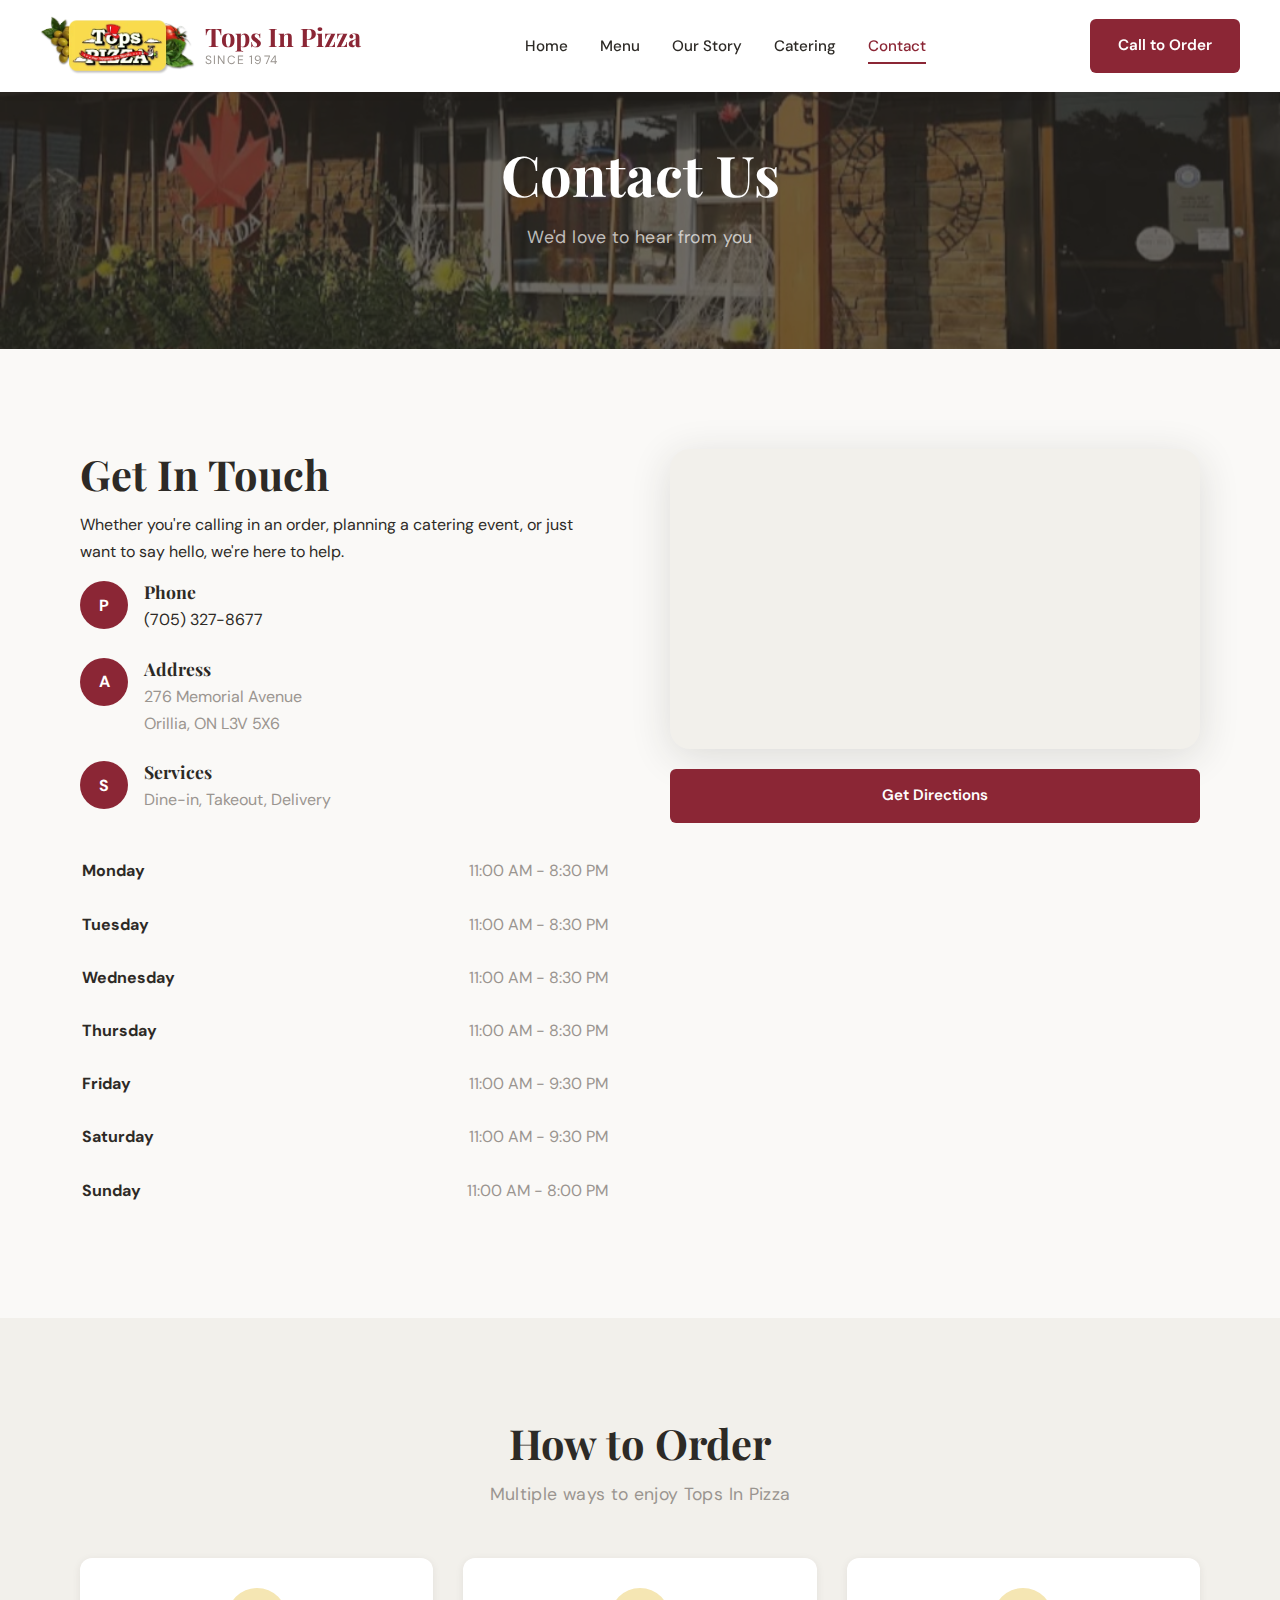
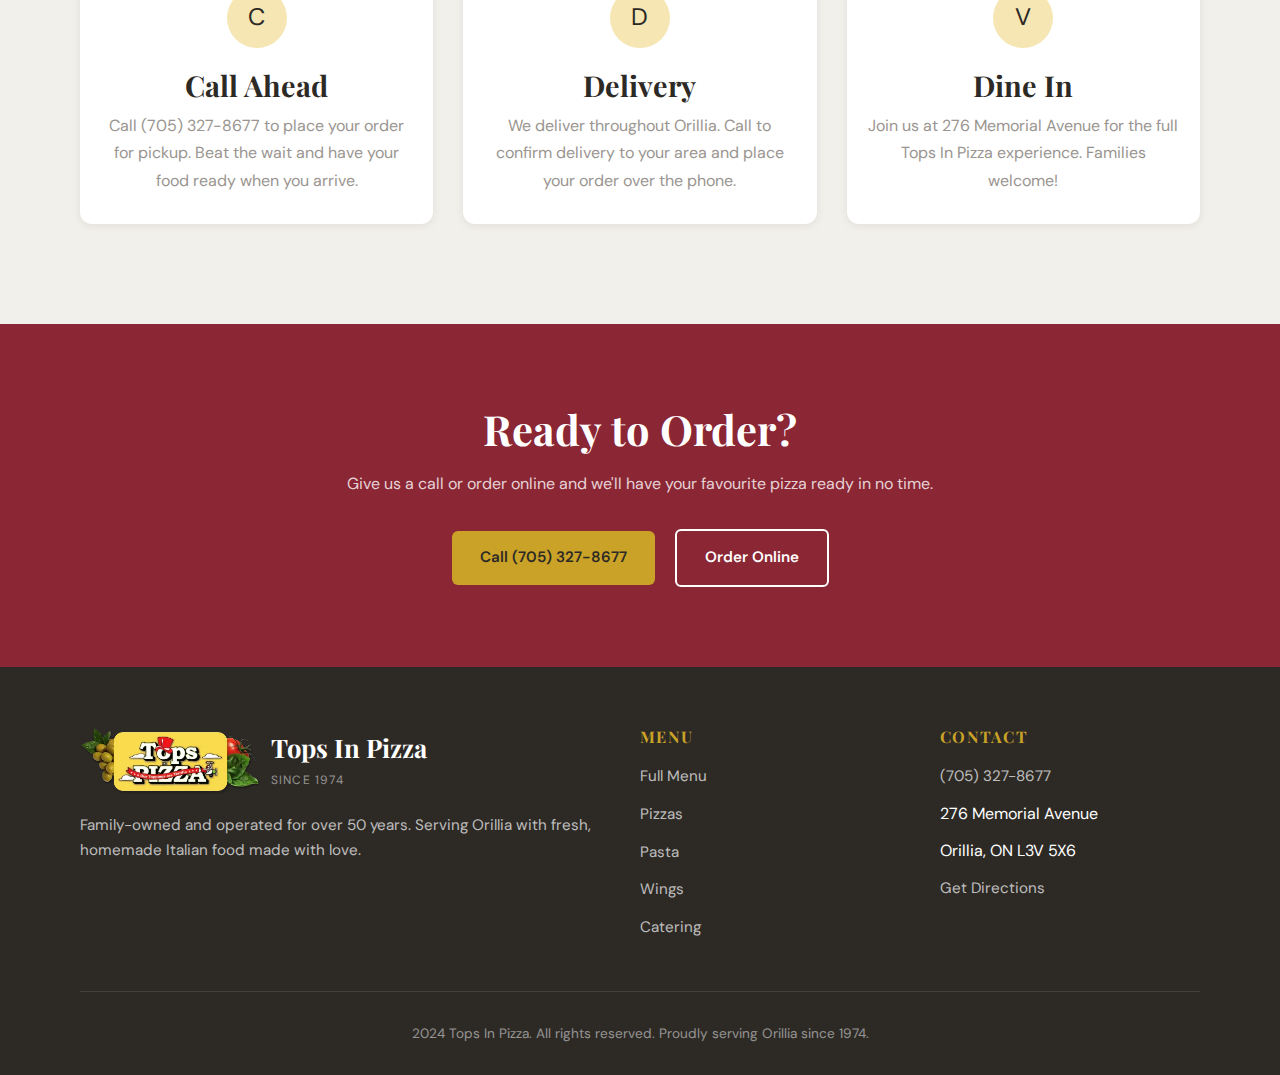
<file: contact.html>
<!DOCTYPE html>
<html lang="en">
<head>
    <meta charset="UTF-8">
    <meta name="viewport" content="width=device-width, initial-scale=1.0">
    <title>Contact | Tops In Pizza | Orillia</title>
    <meta name="description" content="Find Tops In Pizza at 276 Memorial Avenue, Orillia. Open 7 days a week. Call (705) 327-8677 for pickup, delivery, or dine-in reservations.">
    <link rel="preconnect" href="https://fonts.googleapis.com">
    <link rel="preconnect" href="https://fonts.gstatic.com" crossorigin>
    <link href="https://fonts.googleapis.com/css2?family=DM+Sans:wght@400;500;600;700&family=Playfair+Display:wght@600;700&display=swap" rel="stylesheet">
    <link rel="stylesheet" href="styles.css">
    <link rel="icon" type="image/x-icon" href="images/favicon.ico">
    <link rel="apple-touch-icon" href="images/apple-touch-icon.png">
</head>
<body>
    <!-- Header -->
    <header class="header">
        <div class="header-inner">
            <a href="index.html" class="logo">
                <img src="images/Tops_Logo.png" alt="Tops In Pizza Logo" class="logo-img">
                <span class="logo-text">
                    <span class="logo-main">Tops In Pizza</span>
                    <span class="logo-tagline">Since 1974</span>
                </span>
            </a>
            
            <nav class="nav-desktop">
                <ul>
                    <li><a href="index.html">Home</a></li>
                    <li><a href="menu.html">Menu</a></li>
                    <li><a href="about.html">Our Story</a></li>
                    <li><a href="catering.html">Catering</a></li>
                    <li><a href="contact.html" class="active">Contact</a></li>
                </ul>
            </nav>
            
            <a href="tel:7053278677" class="btn btn-primary header-cta">Call to Order</a>
            
            <button class="nav-toggle" aria-label="Toggle navigation">
                <span></span>
                <span></span>
                <span></span>
            </button>
        </div>
        
        <nav class="nav-mobile">
            <ul>
                <li><a href="index.html">Home</a></li>
                <li><a href="menu.html">Menu</a></li>
                <li><a href="about.html">Our Story</a></li>
                <li><a href="catering.html">Catering</a></li>
                <li><a href="contact.html" class="active">Contact</a></li>
                <li><a href="tel:7053278677" class="text-wine">Call (705) 327-8677</a></li>
            </ul>
        </nav>
    </header>

    <!-- Page Hero -->
    <div class="page-hero">
        <div class="page-hero-bg">
            <img src="images/storefront.jpg" alt="Tops In Pizza storefront">
        </div>
        <div class="container">
            <div class="page-hero-content">
                <h1>Contact Us</h1>
                <p class="subtitle">We'd love to hear from you</p>
            </div>
        </div>
    </div>

    <!-- Contact Info -->
    <section>
        <div class="container">
            <div class="contact-grid">
                <div>
                    <h2>Get In Touch</h2>
                    <p>Whether you're calling in an order, planning a catering event, or just want to say hello, we're here to help.</p>
                    
                    <div class="contact-info-item">
                        <div class="contact-info-icon">P</div>
                        <div class="contact-info-text">
                            <h3>Phone</h3>
                            <p><a href="tel:7053278677">(705) 327-8677</a></p>
                        </div>
                    </div>
                    
                    <div class="contact-info-item">
                        <div class="contact-info-icon">A</div>
                        <div class="contact-info-text">
                            <h3>Address</h3>
                            <p>276 Memorial Avenue<br>Orillia, ON L3V 5X6</p>
                        </div>
                    </div>
                    
                    <div class="contact-info-item">
                        <div class="contact-info-icon">S</div>
                        <div class="contact-info-text">
                            <h3>Services</h3>
                            <p>Dine-in, Takeout, Delivery</p>
                        </div>
                    </div>
                    
                    <table class="hours-table">
                        <tr>
                            <td><strong>Monday</strong></td>
                            <td>11:00 AM - 8:30 PM</td>
                        </tr>
                        <tr>
                            <td><strong>Tuesday</strong></td>
                            <td>11:00 AM - 8:30 PM</td>
                        </tr>
                        <tr>
                            <td><strong>Wednesday</strong></td>
                            <td>11:00 AM - 8:30 PM</td>
                        </tr>
                        <tr>
                            <td><strong>Thursday</strong></td>
                            <td>11:00 AM - 8:30 PM</td>
                        </tr>
                        <tr>
                            <td><strong>Friday</strong></td>
                            <td>11:00 AM - 9:30 PM</td>
                        </tr>
                        <tr>
                            <td><strong>Saturday</strong></td>
                            <td>11:00 AM - 9:30 PM</td>
                        </tr>
                        <tr>
                            <td><strong>Sunday</strong></td>
                            <td>11:00 AM - 8:00 PM</td>
                        </tr>
                    </table>
                </div>
                
                <div>
                    <div class="map-container">
                        <iframe 
                            src="https://www.google.com/maps/embed?pb=!1m18!1m12!1m3!1d2830.4768477!2d-79.4196!3d44.6108!2m3!1f0!2f0!3f0!3m2!1i1024!2i768!4f13.1!3m3!1m2!1s0x4d2aaf8e6e8c8c8d%3A0x8c8c8c8c8c8c8c8c!2s276%20Memorial%20Ave%2C%20Orillia%2C%20ON%20L3V%205X6!5e0!3m2!1sen!2sca!4v1234567890"
                            width="100%" 
                            height="100%" 
                            style="border:0;" 
                            allowfullscreen="" 
                            loading="lazy" 
                            referrerpolicy="no-referrer-when-downgrade">
                        </iframe>
                    </div>
                    
                    <div style="margin-top: 20px;">
                        <a href="https://www.google.com/maps/dir//276+Memorial+Ave,+Orillia,+ON+L3V+5X6" target="_blank" rel="noopener" class="btn btn-primary" style="width: 100%;">Get Directions</a>
                    </div>
                </div>
            </div>
        </div>
    </section>

    <!-- Order Options -->
    <section class="bg-cream">
        <div class="container">
            <div class="section-header">
                <h2>How to Order</h2>
                <p class="subtitle">Multiple ways to enjoy Tops In Pizza</p>
            </div>
            
            <div class="catering-features">
                <div class="catering-feature">
                    <div class="catering-feature-icon">C</div>
                    <h3>Call Ahead</h3>
                    <p>Call (705) 327-8677 to place your order for pickup. Beat the wait and have your food ready when you arrive.</p>
                </div>
                
                <div class="catering-feature">
                    <div class="catering-feature-icon">D</div>
                    <h3>Delivery</h3>
                    <p>We deliver throughout Orillia. Call to confirm delivery to your area and place your order over the phone.</p>
                </div>
                
                <div class="catering-feature">
                    <div class="catering-feature-icon">V</div>
                    <h3>Dine In</h3>
                    <p>Join us at 276 Memorial Avenue for the full Tops In Pizza experience. Families welcome!</p>
                </div>
            </div>
        </div>
    </section>

    <!-- CTA Banner -->
    <section class="bg-wine cta-banner">
        <div class="container">
            <h2>Ready to Order?</h2>
            <p>Give us a call or order online and we'll have your favourite pizza ready in no time.</p>
            <a href="tel:7053278677" class="btn btn-gold">Call (705) 327-8677</a>
            <a href="https://gottaeatlocal.com/tops-in-pizza-restaurant-orillia-ontario/" target="_blank" rel="noopener" class="btn btn-secondary" style="border-color: var(--white); color: var(--white);">Order Online</a>
        </div>
    </section>

    <!-- Footer -->
    <footer class="footer">
        <div class="container">
            <div class="footer-grid">
                <div class="footer-brand">
                    <div class="logo footer-logo">
                        <img src="images/Tops_Logo.png" alt="Tops In Pizza Logo" class="logo-img">
                        <span class="logo-text">
                            <span class="logo-main">Tops In Pizza</span>
                            <span class="logo-tagline">Since 1974</span>
                        </span>
                    </div>
                    <p>Family-owned and operated for over 50 years. Serving Orillia with fresh, homemade Italian food made with love.</p>
                </div>
                
                <div class="footer-nav">
                    <h4>Menu</h4>
                    <ul class="footer-links">
                        <li><a href="menu.html">Full Menu</a></li>
                        <li><a href="menu.html#pizza">Pizzas</a></li>
                        <li><a href="menu.html#pasta">Pasta</a></li>
                        <li><a href="menu.html#wings">Wings</a></li>
                        <li><a href="catering.html">Catering</a></li>
                    </ul>
                </div>
                
                <div class="footer-contact">
                    <h4>Contact</h4>
                    <ul class="footer-links">
                        <li><a href="tel:7053278677">(705) 327-8677</a></li>
                        <li>276 Memorial Avenue</li>
                        <li>Orillia, ON L3V 5X6</li>
                        <li><a href="contact.html">Get Directions</a></li>
                    </ul>
                </div>
            </div>
            
            <div class="footer-bottom">
                <p>2024 Tops In Pizza. All rights reserved. Proudly serving Orillia since 1974.</p>
            </div>
        </div>
    </footer>

    <script src="script.js"></script>
</body>
</html>
</file>
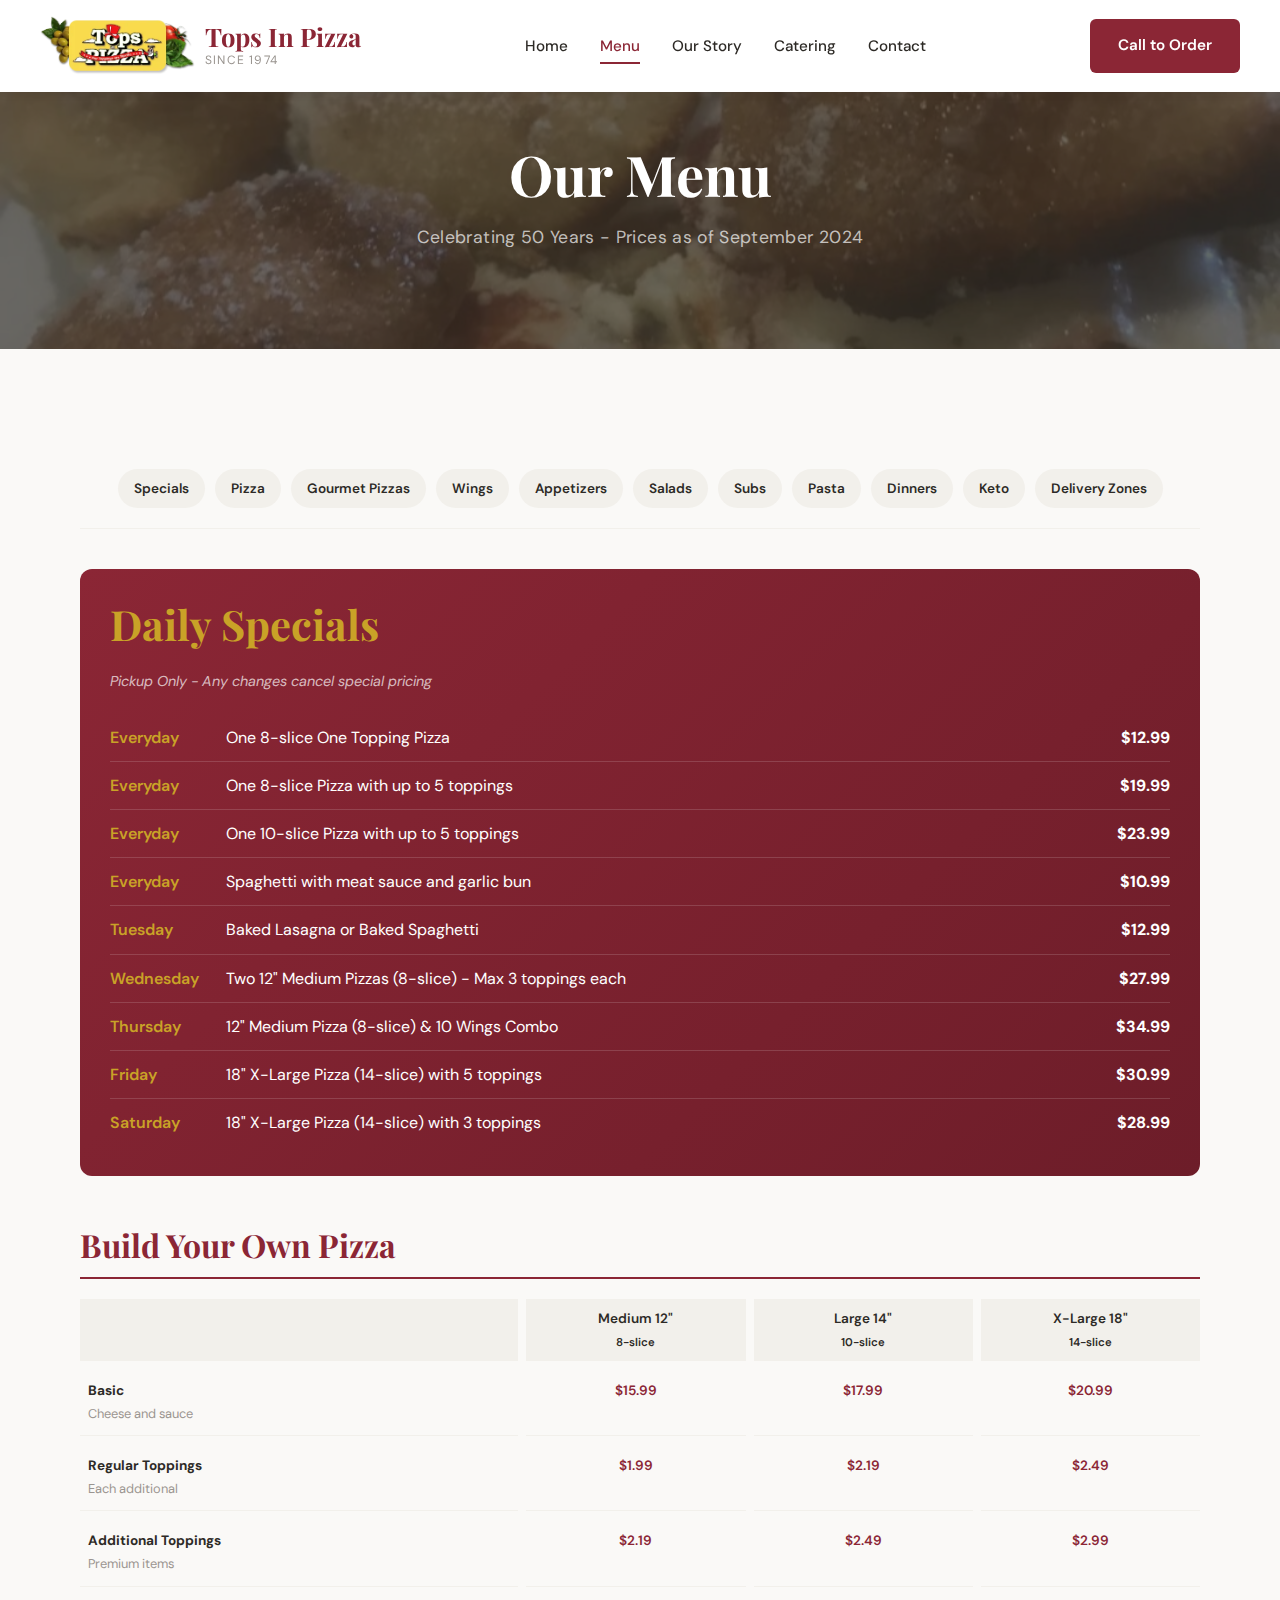
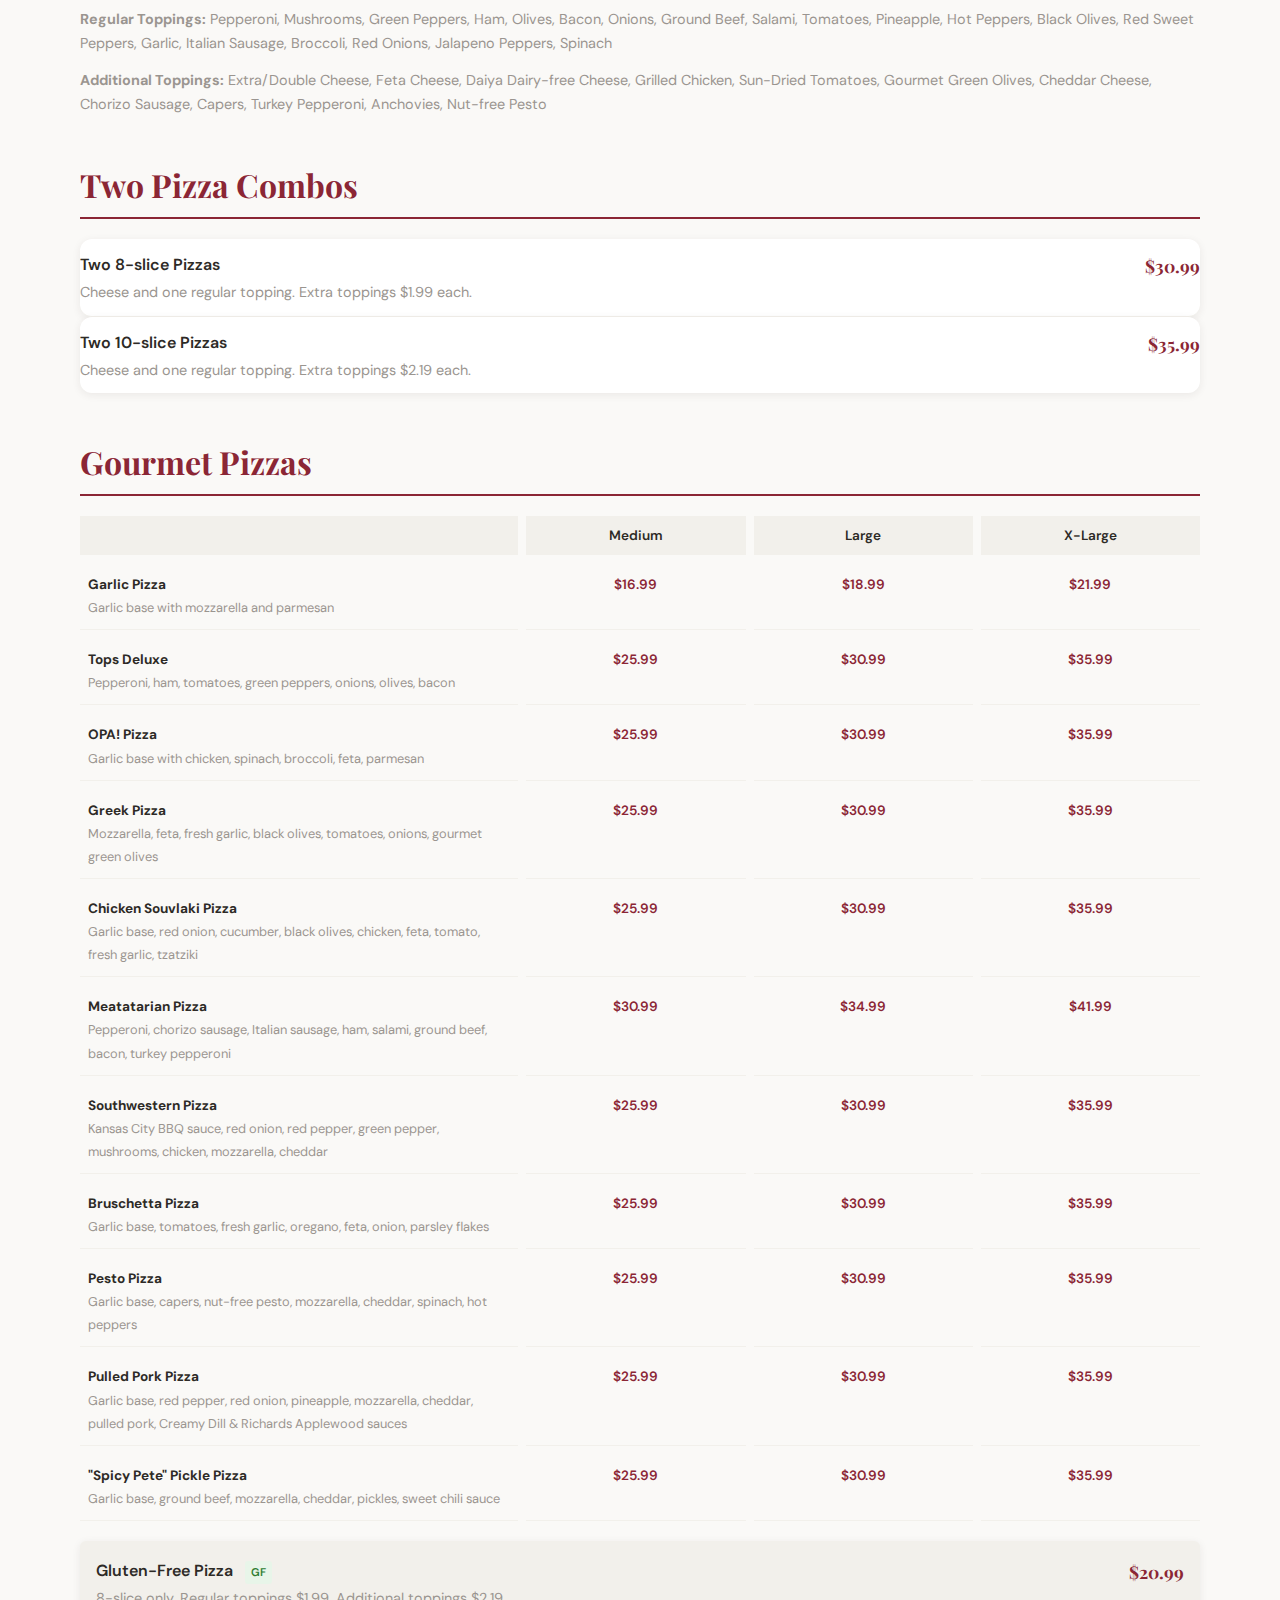
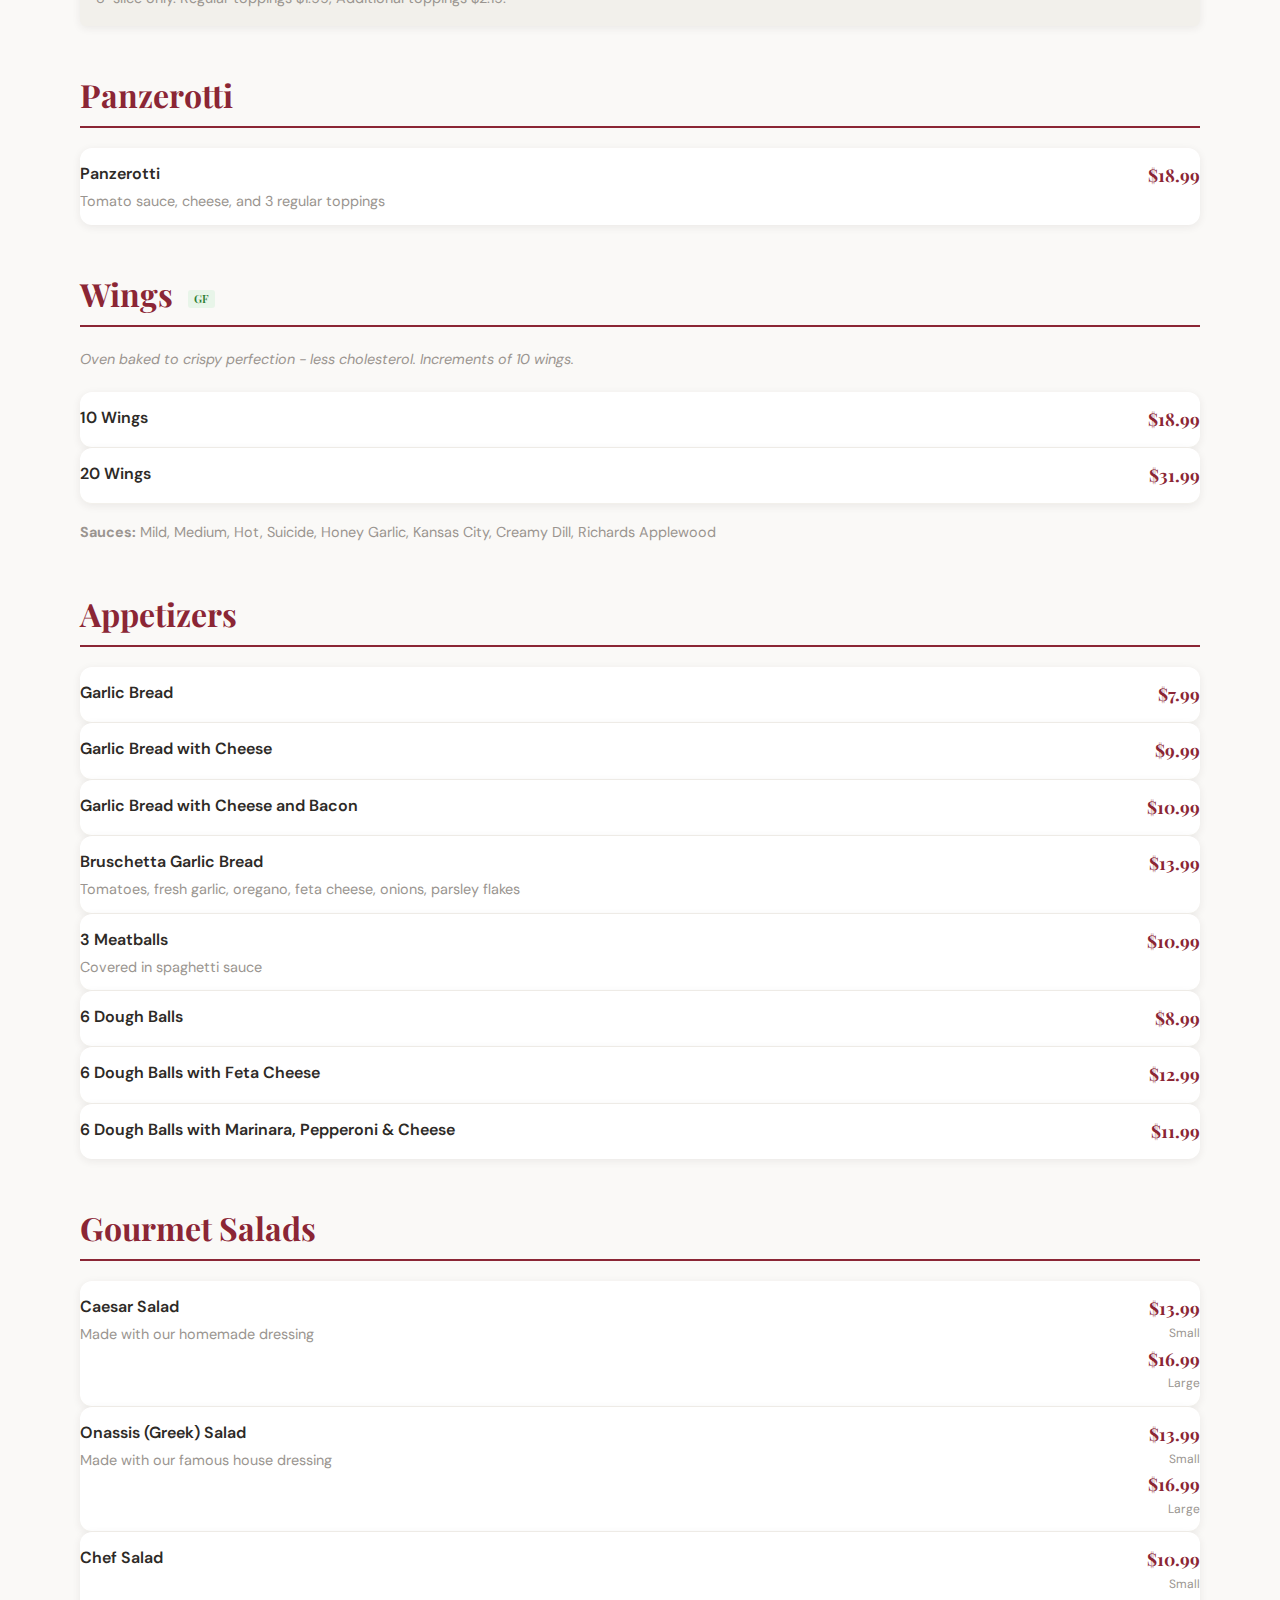
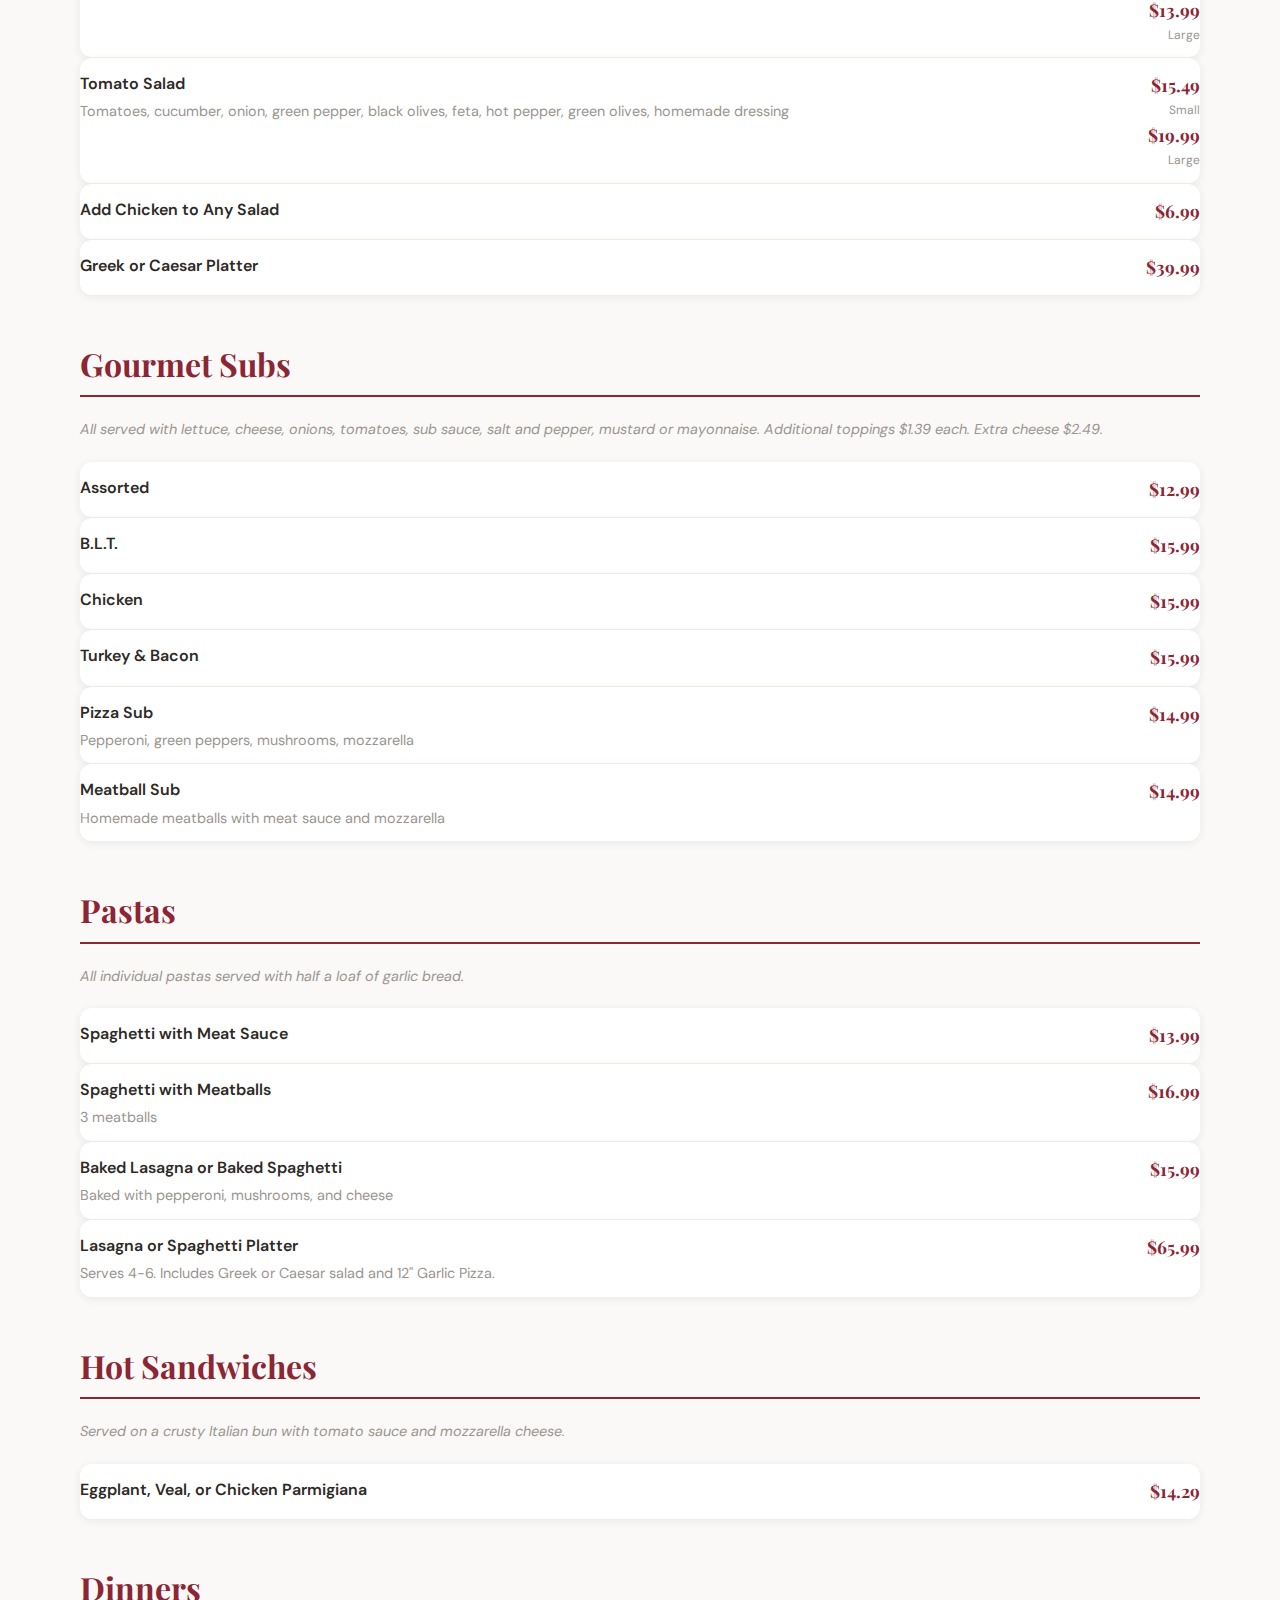
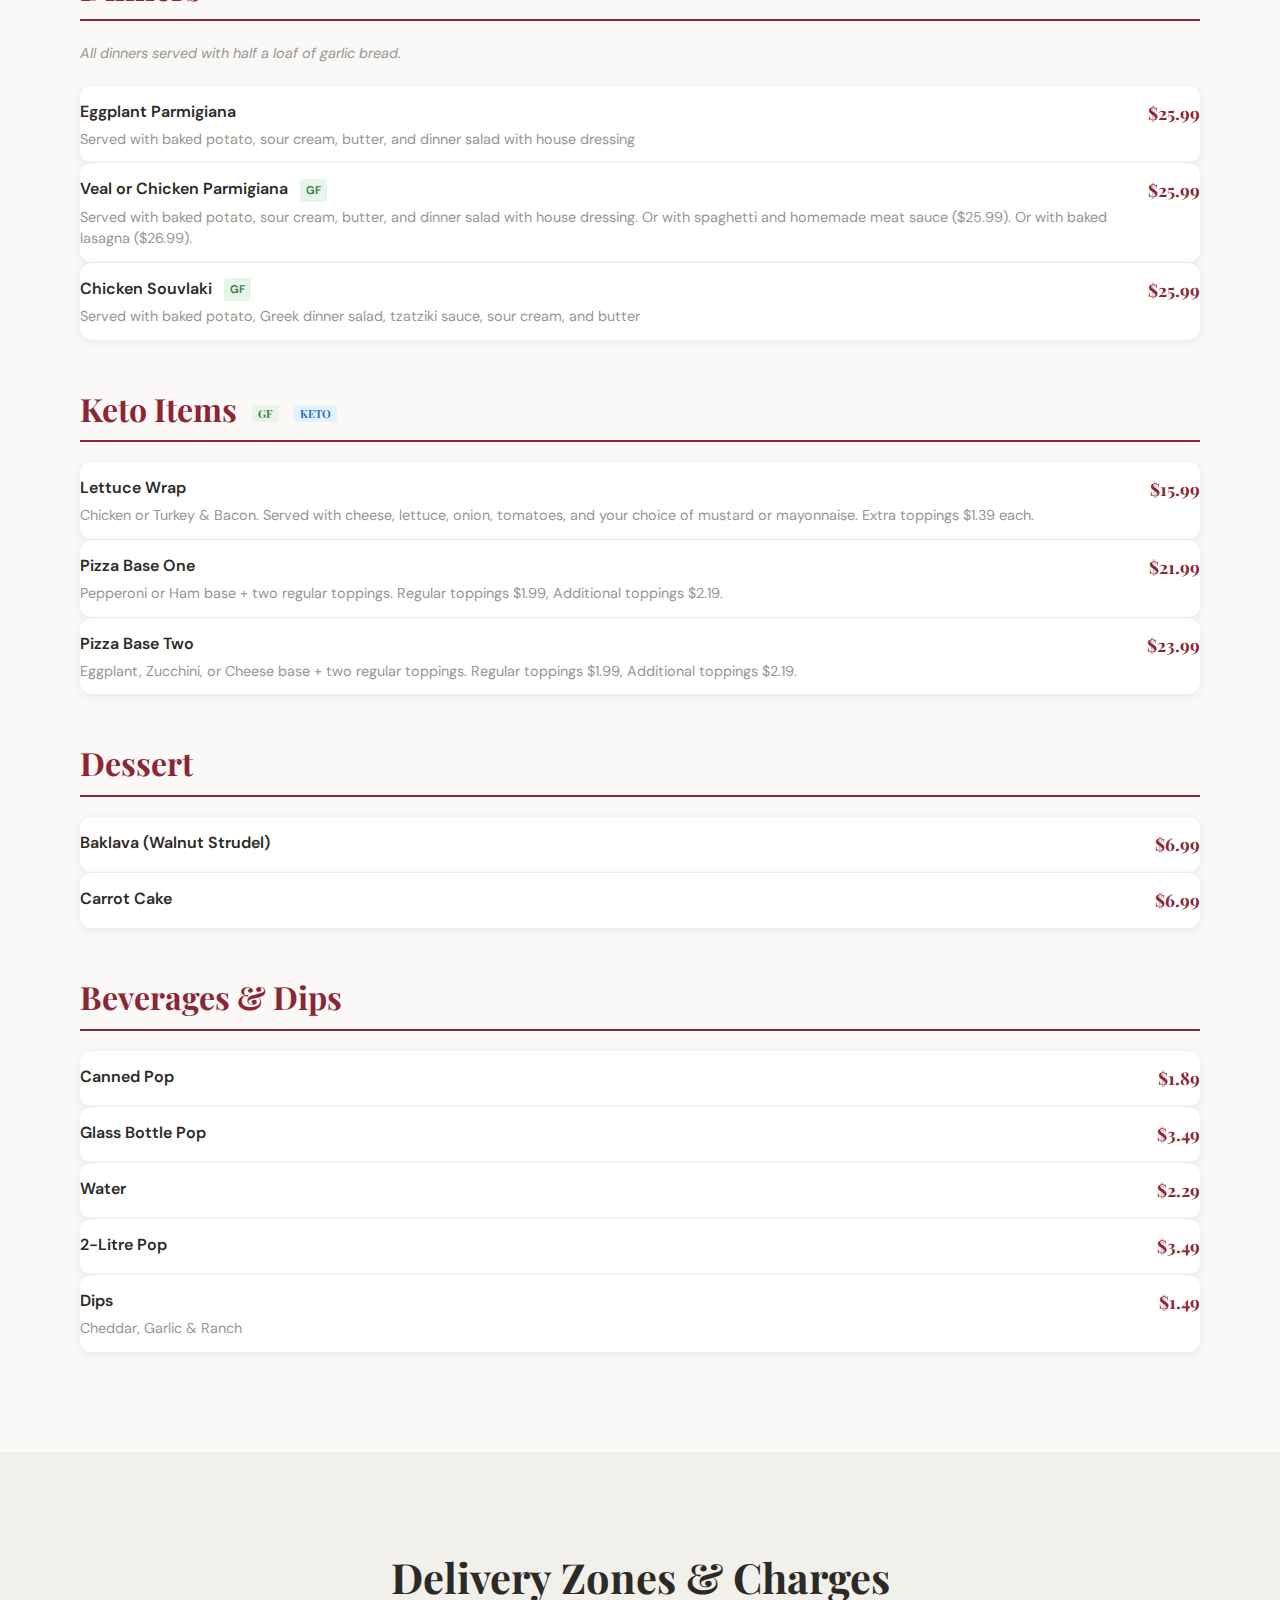
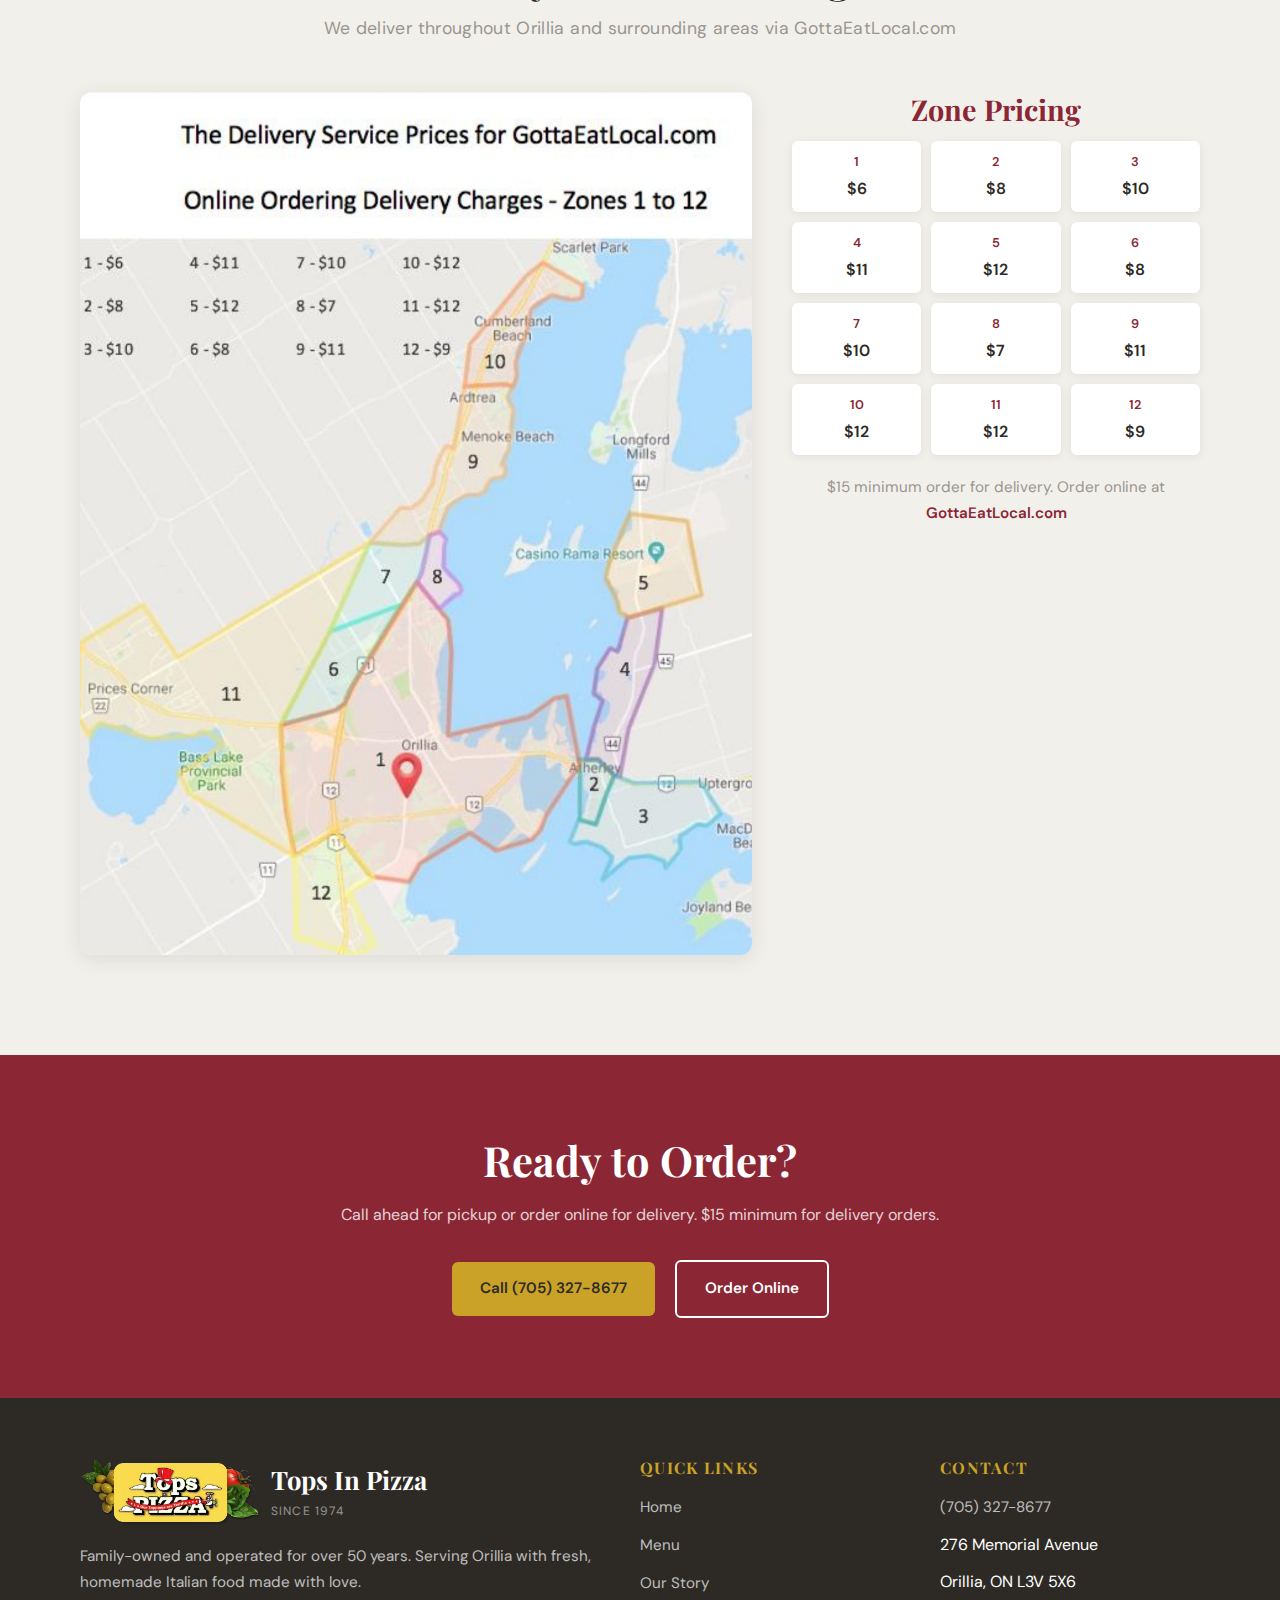
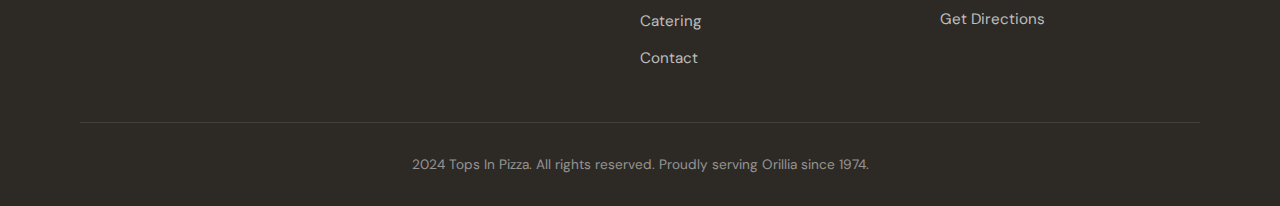
<file: menu.html>
<!DOCTYPE html>
<html lang="en">
<head>
    <meta charset="UTF-8">
    <meta name="viewport" content="width=device-width, initial-scale=1.0">
    <title>Menu | Tops In Pizza | Orillia</title>
    <meta name="description" content="Full menu with prices. Pizza, wings, pasta, subs, salads, and more. Gluten-free, keto, and vegan options available. Order online or call for delivery.">
    <link rel="preconnect" href="https://fonts.googleapis.com">
    <link rel="preconnect" href="https://fonts.gstatic.com" crossorigin>
    <link href="https://fonts.googleapis.com/css2?family=DM+Sans:wght@400;500;600;700&family=Playfair+Display:wght@600;700&display=swap" rel="stylesheet">
    <link rel="stylesheet" href="styles.css">
    <link rel="icon" type="image/x-icon" href="images/favicon.ico">
    <link rel="apple-touch-icon" href="images/apple-touch-icon.png">
    <style>
        /* Menu-specific styles */
        .menu-nav {
            display: flex;
            flex-wrap: wrap;
            gap: 10px;
            justify-content: center;
            padding: 20px 0;
            border-bottom: 1px solid var(--cream-dark);
            margin-bottom: 40px;
        }
        
        .menu-nav a {
            padding: 8px 16px;
            background: var(--cream-dark);
            border-radius: 50px;
            font-size: 0.85rem;
            font-weight: 600;
            color: var(--charcoal);
            transition: all 0.3s ease;
        }
        
        .menu-nav a:hover {
            background: var(--wine);
            color: var(--white);
        }
        
        .menu-category {
            margin-bottom: 50px;
            scroll-margin-top: 100px;
        }
        
        .menu-category-title {
            font-family: 'Playfair Display', Georgia, serif;
            font-size: 1.6rem;
            color: var(--wine);
            padding-bottom: 12px;
            border-bottom: 2px solid var(--wine);
            margin-bottom: 20px;
        }
        
        @media (min-width: 768px) {
            .menu-category-title {
                font-size: 2rem;
            }
        }
        
        .menu-category-note {
            font-size: 0.9rem;
            color: var(--warm-gray);
            font-style: italic;
            margin-bottom: 20px;
        }
        
        .menu-item {
            display: flex;
            justify-content: space-between;
            align-items: flex-start;
            padding: 12px 0;
            border-bottom: 1px solid var(--cream-dark);
        }
        
        .menu-item:last-child {
            border-bottom: none;
        }
        
        .menu-item-info {
            flex: 1;
            padding-right: 16px;
        }
        
        .menu-item-name {
            font-weight: 600;
            color: var(--charcoal);
            margin-bottom: 4px;
        }
        
        .menu-item-desc {
            font-size: 0.9rem;
            color: var(--warm-gray);
            line-height: 1.5;
        }
        
        .menu-item-price {
            font-family: 'Playfair Display', Georgia, serif;
            font-weight: 700;
            color: var(--wine);
            white-space: nowrap;
            text-align: right;
        }
        
        .menu-item-price small {
            display: block;
            font-family: 'DM Sans', sans-serif;
            font-size: 0.75rem;
            font-weight: 400;
            color: var(--warm-gray);
        }
        
        .dietary-badge {
            display: inline-block;
            font-size: 0.7rem;
            padding: 2px 6px;
            border-radius: 3px;
            font-weight: 600;
            text-transform: uppercase;
            margin-left: 8px;
            vertical-align: middle;
        }
        
        .badge-gf {
            background: #e8f5e9;
            color: #2e7d32;
        }
        
        .badge-keto {
            background: #e3f2fd;
            color: #1565c0;
        }
        
        /* Pizza size table */
        .pizza-sizes {
            display: grid;
            grid-template-columns: 2fr 1fr 1fr 1fr;
            gap: 8px;
            margin-bottom: 20px;
            font-size: 0.85rem;
        }
        
        .pizza-sizes-header {
            font-weight: 600;
            color: var(--charcoal);
            padding: 8px;
            background: var(--cream-dark);
            text-align: center;
        }
        
        .pizza-sizes-header:first-child {
            text-align: left;
        }
        
        .pizza-size-row {
            display: contents;
        }
        
        .pizza-size-row > div {
            padding: 10px 8px;
            border-bottom: 1px solid var(--cream-dark);
        }
        
        .pizza-size-row > div:not(:first-child) {
            text-align: center;
            font-weight: 600;
            color: var(--wine);
        }
        
        .pizza-size-row .item-desc {
            font-size: 0.8rem;
            color: var(--warm-gray);
            font-weight: 400;
        }
        
        /* Specials box */
        .specials-box {
            background: linear-gradient(135deg, var(--wine) 0%, var(--wine-dark) 100%);
            border-radius: var(--radius-md);
            padding: 30px;
            margin-bottom: 50px;
            color: var(--white);
        }
        
        .specials-box h2 {
            color: var(--gold);
            margin-bottom: 20px;
        }
        
        .special-item {
            display: flex;
            justify-content: space-between;
            padding: 10px 0;
            border-bottom: 1px solid rgba(255,255,255,0.15);
        }
        
        .special-item:last-child {
            border-bottom: none;
        }
        
        .special-day {
            color: var(--gold);
            font-weight: 600;
            min-width: 100px;
        }
        
        .special-desc {
            flex: 1;
            padding: 0 16px;
        }
        
        .special-price {
            font-weight: 700;
        }
        
        @media (max-width: 600px) {
            .pizza-sizes {
                font-size: 0.75rem;
            }
            
            .special-item {
                flex-direction: column;
                gap: 4px;
            }
            
            .special-desc {
                padding: 0;
            }
        }
        
        /* Delivery Zone Styles */
        .delivery-zone-wrapper {
            display: flex;
            flex-direction: column;
            gap: 30px;
            align-items: center;
        }
        
        .delivery-map {
            max-width: 100%;
            border-radius: var(--radius-md);
            box-shadow: var(--shadow-md);
        }
        
        .delivery-info {
            width: 100%;
            max-width: 500px;
        }
        
        .delivery-pricing h3 {
            color: var(--wine);
            margin-bottom: 15px;
            text-align: center;
        }
        
        .zone-grid {
            display: grid;
            grid-template-columns: repeat(4, 1fr);
            gap: 10px;
        }
        
        .zone-item {
            background: var(--white);
            padding: 10px;
            border-radius: var(--radius-sm);
            text-align: center;
            font-weight: 600;
            color: var(--charcoal);
            box-shadow: var(--shadow-sm);
        }
        
        .zone-num {
            display: block;
            font-size: 0.8rem;
            color: var(--wine);
            margin-bottom: 2px;
        }
        
        .delivery-note {
            margin-top: 20px;
            text-align: center;
            font-size: 0.95rem;
            color: var(--warm-gray);
        }
        
        .delivery-note a {
            font-weight: 600;
        }
        
        @media (min-width: 768px) {
            .delivery-zone-wrapper {
                flex-direction: row;
                align-items: flex-start;
                gap: 40px;
            }
            
            .delivery-map {
                max-width: 60%;
            }
            
            .delivery-info {
                flex: 1;
            }
            
            .zone-grid {
                grid-template-columns: repeat(3, 1fr);
            }
        }
    </style>
</head>
<body>
    <!-- Header -->
    <header class="header">
        <div class="header-inner">
            <a href="index.html" class="logo">
                <img src="images/Tops_Logo.png" alt="Tops In Pizza Logo" class="logo-img">
                <span class="logo-text">
                    <span class="logo-main">Tops In Pizza</span>
                    <span class="logo-tagline">Since 1974</span>
                </span>
            </a>
            
            <nav class="nav-desktop">
                <ul>
                    <li><a href="index.html">Home</a></li>
                    <li><a href="menu.html" class="active">Menu</a></li>
                    <li><a href="about.html">Our Story</a></li>
                    <li><a href="catering.html">Catering</a></li>
                    <li><a href="contact.html">Contact</a></li>
                </ul>
            </nav>
            
            <a href="tel:7053278677" class="btn btn-primary header-cta">Call to Order</a>
            
            <button class="nav-toggle" aria-label="Toggle navigation">
                <span></span>
                <span></span>
                <span></span>
            </button>
        </div>
        
        <nav class="nav-mobile">
            <ul>
                <li><a href="index.html">Home</a></li>
                <li><a href="menu.html" class="active">Menu</a></li>
                <li><a href="about.html">Our Story</a></li>
                <li><a href="catering.html">Catering</a></li>
                <li><a href="contact.html">Contact</a></li>
                <li><a href="tel:7053278677" class="text-wine">Call (705) 327-8677</a></li>
            </ul>
        </nav>
    </header>

    <!-- Page Hero -->
    <div class="page-hero">
        <div class="page-hero-bg">
            <img src="images/oven.jpg" alt="Pizzas baking in our oven">
        </div>
        <div class="container">
            <div class="page-hero-content">
                <h1>Our Menu</h1>
                <p class="subtitle">Celebrating 50 Years - Prices as of September 2024</p>
            </div>
        </div>
    </div>

    <!-- Menu Content -->
    <section class="menu-section">
        <div class="container">
            
            <!-- Quick Nav -->
            <nav class="menu-nav">
                <a href="#specials">Specials</a>
                <a href="#pizza">Pizza</a>
                <a href="#gourmet">Gourmet Pizzas</a>
                <a href="#wings">Wings</a>
                <a href="#appetizers">Appetizers</a>
                <a href="#salads">Salads</a>
                <a href="#subs">Subs</a>
                <a href="#pasta">Pasta</a>
                <a href="#dinners">Dinners</a>
                <a href="#keto">Keto</a>
                <a href="#delivery">Delivery Zones</a>
            </nav>
            
            <!-- Daily Specials -->
            <div class="specials-box" id="specials">
                <h2>Daily Specials</h2>
                <p class="menu-category-note" style="color: rgba(255,255,255,0.7);">Pickup Only - Any changes cancel special pricing</p>
                
                <div class="special-item">
                    <span class="special-day">Everyday</span>
                    <span class="special-desc">One 8-slice One Topping Pizza</span>
                    <span class="special-price">$12.99</span>
                </div>
                <div class="special-item">
                    <span class="special-day">Everyday</span>
                    <span class="special-desc">One 8-slice Pizza with up to 5 toppings</span>
                    <span class="special-price">$19.99</span>
                </div>
                <div class="special-item">
                    <span class="special-day">Everyday</span>
                    <span class="special-desc">One 10-slice Pizza with up to 5 toppings</span>
                    <span class="special-price">$23.99</span>
                </div>
                <div class="special-item">
                    <span class="special-day">Everyday</span>
                    <span class="special-desc">Spaghetti with meat sauce and garlic bun</span>
                    <span class="special-price">$10.99</span>
                </div>
                <div class="special-item">
                    <span class="special-day">Tuesday</span>
                    <span class="special-desc">Baked Lasagna or Baked Spaghetti</span>
                    <span class="special-price">$12.99</span>
                </div>
                <div class="special-item">
                    <span class="special-day">Wednesday</span>
                    <span class="special-desc">Two 12" Medium Pizzas (8-slice) - Max 3 toppings each</span>
                    <span class="special-price">$27.99</span>
                </div>
                <div class="special-item">
                    <span class="special-day">Thursday</span>
                    <span class="special-desc">12" Medium Pizza (8-slice) & 10 Wings Combo</span>
                    <span class="special-price">$34.99</span>
                </div>
                <div class="special-item">
                    <span class="special-day">Friday</span>
                    <span class="special-desc">18" X-Large Pizza (14-slice) with 5 toppings</span>
                    <span class="special-price">$30.99</span>
                </div>
                <div class="special-item">
                    <span class="special-day">Saturday</span>
                    <span class="special-desc">18" X-Large Pizza (14-slice) with 3 toppings</span>
                    <span class="special-price">$28.99</span>
                </div>
            </div>
            
            <!-- Single Pizzas -->
            <div class="menu-category" id="pizza">
                <h2 class="menu-category-title">Build Your Own Pizza</h2>
                
                <div class="pizza-sizes">
                    <div class="pizza-sizes-header"></div>
                    <div class="pizza-sizes-header">Medium 12"<br><small>8-slice</small></div>
                    <div class="pizza-sizes-header">Large 14"<br><small>10-slice</small></div>
                    <div class="pizza-sizes-header">X-Large 18"<br><small>14-slice</small></div>
                    
                    <div class="pizza-size-row">
                        <div><strong>Basic</strong><br><span class="item-desc">Cheese and sauce</span></div>
                        <div>$15.99</div>
                        <div>$17.99</div>
                        <div>$20.99</div>
                    </div>
                    
                    <div class="pizza-size-row">
                        <div><strong>Regular Toppings</strong><br><span class="item-desc">Each additional</span></div>
                        <div>$1.99</div>
                        <div>$2.19</div>
                        <div>$2.49</div>
                    </div>
                    
                    <div class="pizza-size-row">
                        <div><strong>Additional Toppings</strong><br><span class="item-desc">Premium items</span></div>
                        <div>$2.19</div>
                        <div>$2.49</div>
                        <div>$2.99</div>
                    </div>
                </div>
                
                <p style="font-size: 0.9rem; color: var(--warm-gray); margin-bottom: 12px;"><strong>Regular Toppings:</strong> Pepperoni, Mushrooms, Green Peppers, Ham, Olives, Bacon, Onions, Ground Beef, Salami, Tomatoes, Pineapple, Hot Peppers, Black Olives, Red Sweet Peppers, Garlic, Italian Sausage, Broccoli, Red Onions, Jalapeno Peppers, Spinach</p>
                
                <p style="font-size: 0.9rem; color: var(--warm-gray);"><strong>Additional Toppings:</strong> Extra/Double Cheese, Feta Cheese, Daiya Dairy-free Cheese, Grilled Chicken, Sun-Dried Tomatoes, Gourmet Green Olives, Cheddar Cheese, Chorizo Sausage, Capers, Turkey Pepperoni, Anchovies, Nut-free Pesto</p>
            </div>
            
            <!-- Two Pizza Combos -->
            <div class="menu-category">
                <h2 class="menu-category-title">Two Pizza Combos</h2>
                
                <div class="menu-item">
                    <div class="menu-item-info">
                        <div class="menu-item-name">Two 8-slice Pizzas</div>
                        <div class="menu-item-desc">Cheese and one regular topping. Extra toppings $1.99 each.</div>
                    </div>
                    <div class="menu-item-price">$30.99</div>
                </div>
                
                <div class="menu-item">
                    <div class="menu-item-info">
                        <div class="menu-item-name">Two 10-slice Pizzas</div>
                        <div class="menu-item-desc">Cheese and one regular topping. Extra toppings $2.19 each.</div>
                    </div>
                    <div class="menu-item-price">$35.99</div>
                </div>
            </div>
            
            <!-- Gourmet Pizzas -->
            <div class="menu-category" id="gourmet">
                <h2 class="menu-category-title">Gourmet Pizzas</h2>
                
                <div class="pizza-sizes">
                    <div class="pizza-sizes-header"></div>
                    <div class="pizza-sizes-header">Medium</div>
                    <div class="pizza-sizes-header">Large</div>
                    <div class="pizza-sizes-header">X-Large</div>
                    
                    <div class="pizza-size-row">
                        <div><strong>Garlic Pizza</strong><br><span class="item-desc">Garlic base with mozzarella and parmesan</span></div>
                        <div>$16.99</div>
                        <div>$18.99</div>
                        <div>$21.99</div>
                    </div>
                    
                    <div class="pizza-size-row">
                        <div><strong>Tops Deluxe</strong><br><span class="item-desc">Pepperoni, ham, tomatoes, green peppers, onions, olives, bacon</span></div>
                        <div>$25.99</div>
                        <div>$30.99</div>
                        <div>$35.99</div>
                    </div>
                    
                    <div class="pizza-size-row">
                        <div><strong>OPA! Pizza</strong><br><span class="item-desc">Garlic base with chicken, spinach, broccoli, feta, parmesan</span></div>
                        <div>$25.99</div>
                        <div>$30.99</div>
                        <div>$35.99</div>
                    </div>
                    
                    <div class="pizza-size-row">
                        <div><strong>Greek Pizza</strong><br><span class="item-desc">Mozzarella, feta, fresh garlic, black olives, tomatoes, onions, gourmet green olives</span></div>
                        <div>$25.99</div>
                        <div>$30.99</div>
                        <div>$35.99</div>
                    </div>
                    
                    <div class="pizza-size-row">
                        <div><strong>Chicken Souvlaki Pizza</strong><br><span class="item-desc">Garlic base, red onion, cucumber, black olives, chicken, feta, tomato, fresh garlic, tzatziki</span></div>
                        <div>$25.99</div>
                        <div>$30.99</div>
                        <div>$35.99</div>
                    </div>
                    
                    <div class="pizza-size-row">
                        <div><strong>Meatatarian Pizza</strong><br><span class="item-desc">Pepperoni, chorizo sausage, Italian sausage, ham, salami, ground beef, bacon, turkey pepperoni</span></div>
                        <div>$30.99</div>
                        <div>$34.99</div>
                        <div>$41.99</div>
                    </div>
                    
                    <div class="pizza-size-row">
                        <div><strong>Southwestern Pizza</strong><br><span class="item-desc">Kansas City BBQ sauce, red onion, red pepper, green pepper, mushrooms, chicken, mozzarella, cheddar</span></div>
                        <div>$25.99</div>
                        <div>$30.99</div>
                        <div>$35.99</div>
                    </div>
                    
                    <div class="pizza-size-row">
                        <div><strong>Bruschetta Pizza</strong><br><span class="item-desc">Garlic base, tomatoes, fresh garlic, oregano, feta, onion, parsley flakes</span></div>
                        <div>$25.99</div>
                        <div>$30.99</div>
                        <div>$35.99</div>
                    </div>
                    
                    <div class="pizza-size-row">
                        <div><strong>Pesto Pizza</strong><br><span class="item-desc">Garlic base, capers, nut-free pesto, mozzarella, cheddar, spinach, hot peppers</span></div>
                        <div>$25.99</div>
                        <div>$30.99</div>
                        <div>$35.99</div>
                    </div>
                    
                    <div class="pizza-size-row">
                        <div><strong>Pulled Pork Pizza</strong><br><span class="item-desc">Garlic base, red pepper, red onion, pineapple, mozzarella, cheddar, pulled pork, Creamy Dill & Richards Applewood sauces</span></div>
                        <div>$25.99</div>
                        <div>$30.99</div>
                        <div>$35.99</div>
                    </div>
                    
                    <div class="pizza-size-row">
                        <div><strong>"Spicy Pete" Pickle Pizza</strong><br><span class="item-desc">Garlic base, ground beef, mozzarella, cheddar, pickles, sweet chili sauce</span></div>
                        <div>$25.99</div>
                        <div>$30.99</div>
                        <div>$35.99</div>
                    </div>
                </div>
                
                <div class="menu-item" style="background: var(--cream-dark); padding: 16px; border-radius: var(--radius-sm); margin-top: 20px;">
                    <div class="menu-item-info">
                        <div class="menu-item-name">Gluten-Free Pizza <span class="dietary-badge badge-gf">GF</span></div>
                        <div class="menu-item-desc">8-slice only. Regular toppings $1.99, Additional toppings $2.19.</div>
                    </div>
                    <div class="menu-item-price">$20.99</div>
                </div>
            </div>
            
            <!-- Panzerotti -->
            <div class="menu-category">
                <h2 class="menu-category-title">Panzerotti</h2>
                
                <div class="menu-item">
                    <div class="menu-item-info">
                        <div class="menu-item-name">Panzerotti</div>
                        <div class="menu-item-desc">Tomato sauce, cheese, and 3 regular toppings</div>
                    </div>
                    <div class="menu-item-price">$18.99</div>
                </div>
            </div>
            
            <!-- Wings -->
            <div class="menu-category" id="wings">
                <h2 class="menu-category-title">Wings <span class="dietary-badge badge-gf">GF</span></h2>
                <p class="menu-category-note">Oven baked to crispy perfection - less cholesterol. Increments of 10 wings.</p>
                
                <div class="menu-item">
                    <div class="menu-item-info">
                        <div class="menu-item-name">10 Wings</div>
                    </div>
                    <div class="menu-item-price">$18.99</div>
                </div>
                
                <div class="menu-item">
                    <div class="menu-item-info">
                        <div class="menu-item-name">20 Wings</div>
                    </div>
                    <div class="menu-item-price">$31.99</div>
                </div>
                
                <p style="font-size: 0.9rem; color: var(--warm-gray); margin-top: 16px;"><strong>Sauces:</strong> Mild, Medium, Hot, Suicide, Honey Garlic, Kansas City, Creamy Dill, Richards Applewood</p>
            </div>
            
            <!-- Appetizers -->
            <div class="menu-category" id="appetizers">
                <h2 class="menu-category-title">Appetizers</h2>
                
                <div class="menu-item">
                    <div class="menu-item-info">
                        <div class="menu-item-name">Garlic Bread</div>
                    </div>
                    <div class="menu-item-price">$7.99</div>
                </div>
                
                <div class="menu-item">
                    <div class="menu-item-info">
                        <div class="menu-item-name">Garlic Bread with Cheese</div>
                    </div>
                    <div class="menu-item-price">$9.99</div>
                </div>
                
                <div class="menu-item">
                    <div class="menu-item-info">
                        <div class="menu-item-name">Garlic Bread with Cheese and Bacon</div>
                    </div>
                    <div class="menu-item-price">$10.99</div>
                </div>
                
                <div class="menu-item">
                    <div class="menu-item-info">
                        <div class="menu-item-name">Bruschetta Garlic Bread</div>
                        <div class="menu-item-desc">Tomatoes, fresh garlic, oregano, feta cheese, onions, parsley flakes</div>
                    </div>
                    <div class="menu-item-price">$13.99</div>
                </div>
                
                <div class="menu-item">
                    <div class="menu-item-info">
                        <div class="menu-item-name">3 Meatballs</div>
                        <div class="menu-item-desc">Covered in spaghetti sauce</div>
                    </div>
                    <div class="menu-item-price">$10.99</div>
                </div>
                
                <div class="menu-item">
                    <div class="menu-item-info">
                        <div class="menu-item-name">6 Dough Balls</div>
                    </div>
                    <div class="menu-item-price">$8.99</div>
                </div>
                
                <div class="menu-item">
                    <div class="menu-item-info">
                        <div class="menu-item-name">6 Dough Balls with Feta Cheese</div>
                    </div>
                    <div class="menu-item-price">$12.99</div>
                </div>
                
                <div class="menu-item">
                    <div class="menu-item-info">
                        <div class="menu-item-name">6 Dough Balls with Marinara, Pepperoni & Cheese</div>
                    </div>
                    <div class="menu-item-price">$11.99</div>
                </div>
            </div>
            
            <!-- Gourmet Salads -->
            <div class="menu-category" id="salads">
                <h2 class="menu-category-title">Gourmet Salads</h2>
                
                <div class="menu-item">
                    <div class="menu-item-info">
                        <div class="menu-item-name">Caesar Salad</div>
                        <div class="menu-item-desc">Made with our homemade dressing</div>
                    </div>
                    <div class="menu-item-price">$13.99 <small>Small</small> $16.99 <small>Large</small></div>
                </div>
                
                <div class="menu-item">
                    <div class="menu-item-info">
                        <div class="menu-item-name">Onassis (Greek) Salad</div>
                        <div class="menu-item-desc">Made with our famous house dressing</div>
                    </div>
                    <div class="menu-item-price">$13.99 <small>Small</small> $16.99 <small>Large</small></div>
                </div>
                
                <div class="menu-item">
                    <div class="menu-item-info">
                        <div class="menu-item-name">Chef Salad</div>
                    </div>
                    <div class="menu-item-price">$10.99 <small>Small</small> $13.99 <small>Large</small></div>
                </div>
                
                <div class="menu-item">
                    <div class="menu-item-info">
                        <div class="menu-item-name">Tomato Salad</div>
                        <div class="menu-item-desc">Tomatoes, cucumber, onion, green pepper, black olives, feta, hot pepper, green olives, homemade dressing</div>
                    </div>
                    <div class="menu-item-price">$15.49 <small>Small</small> $19.99 <small>Large</small></div>
                </div>
                
                <div class="menu-item">
                    <div class="menu-item-info">
                        <div class="menu-item-name">Add Chicken to Any Salad</div>
                    </div>
                    <div class="menu-item-price">$6.99</div>
                </div>
                
                <div class="menu-item">
                    <div class="menu-item-info">
                        <div class="menu-item-name">Greek or Caesar Platter</div>
                    </div>
                    <div class="menu-item-price">$39.99</div>
                </div>
            </div>
            
            <!-- Gourmet Subs -->
            <div class="menu-category" id="subs">
                <h2 class="menu-category-title">Gourmet Subs</h2>
                <p class="menu-category-note">All served with lettuce, cheese, onions, tomatoes, sub sauce, salt and pepper, mustard or mayonnaise. Additional toppings $1.39 each. Extra cheese $2.49.</p>
                
                <div class="menu-item">
                    <div class="menu-item-info">
                        <div class="menu-item-name">Assorted</div>
                    </div>
                    <div class="menu-item-price">$12.99</div>
                </div>
                
                <div class="menu-item">
                    <div class="menu-item-info">
                        <div class="menu-item-name">B.L.T.</div>
                    </div>
                    <div class="menu-item-price">$15.99</div>
                </div>
                
                <div class="menu-item">
                    <div class="menu-item-info">
                        <div class="menu-item-name">Chicken</div>
                    </div>
                    <div class="menu-item-price">$15.99</div>
                </div>
                
                <div class="menu-item">
                    <div class="menu-item-info">
                        <div class="menu-item-name">Turkey & Bacon</div>
                    </div>
                    <div class="menu-item-price">$15.99</div>
                </div>
                
                <div class="menu-item">
                    <div class="menu-item-info">
                        <div class="menu-item-name">Pizza Sub</div>
                        <div class="menu-item-desc">Pepperoni, green peppers, mushrooms, mozzarella</div>
                    </div>
                    <div class="menu-item-price">$14.99</div>
                </div>
                
                <div class="menu-item">
                    <div class="menu-item-info">
                        <div class="menu-item-name">Meatball Sub</div>
                        <div class="menu-item-desc">Homemade meatballs with meat sauce and mozzarella</div>
                    </div>
                    <div class="menu-item-price">$14.99</div>
                </div>
            </div>
            
            <!-- Pastas -->
            <div class="menu-category" id="pasta">
                <h2 class="menu-category-title">Pastas</h2>
                <p class="menu-category-note">All individual pastas served with half a loaf of garlic bread.</p>
                
                <div class="menu-item">
                    <div class="menu-item-info">
                        <div class="menu-item-name">Spaghetti with Meat Sauce</div>
                    </div>
                    <div class="menu-item-price">$13.99</div>
                </div>
                
                <div class="menu-item">
                    <div class="menu-item-info">
                        <div class="menu-item-name">Spaghetti with Meatballs</div>
                        <div class="menu-item-desc">3 meatballs</div>
                    </div>
                    <div class="menu-item-price">$16.99</div>
                </div>
                
                <div class="menu-item">
                    <div class="menu-item-info">
                        <div class="menu-item-name">Baked Lasagna or Baked Spaghetti</div>
                        <div class="menu-item-desc">Baked with pepperoni, mushrooms, and cheese</div>
                    </div>
                    <div class="menu-item-price">$15.99</div>
                </div>
                
                <div class="menu-item">
                    <div class="menu-item-info">
                        <div class="menu-item-name">Lasagna or Spaghetti Platter</div>
                        <div class="menu-item-desc">Serves 4-6. Includes Greek or Caesar salad and 12" Garlic Pizza.</div>
                    </div>
                    <div class="menu-item-price">$65.99</div>
                </div>
            </div>
            
            <!-- Hot Sandwiches -->
            <div class="menu-category">
                <h2 class="menu-category-title">Hot Sandwiches</h2>
                <p class="menu-category-note">Served on a crusty Italian bun with tomato sauce and mozzarella cheese.</p>
                
                <div class="menu-item">
                    <div class="menu-item-info">
                        <div class="menu-item-name">Eggplant, Veal, or Chicken Parmigiana</div>
                    </div>
                    <div class="menu-item-price">$14.29</div>
                </div>
            </div>
            
            <!-- Dinners -->
            <div class="menu-category" id="dinners">
                <h2 class="menu-category-title">Dinners</h2>
                <p class="menu-category-note">All dinners served with half a loaf of garlic bread.</p>
                
                <div class="menu-item">
                    <div class="menu-item-info">
                        <div class="menu-item-name">Eggplant Parmigiana</div>
                        <div class="menu-item-desc">Served with baked potato, sour cream, butter, and dinner salad with house dressing</div>
                    </div>
                    <div class="menu-item-price">$25.99</div>
                </div>
                
                <div class="menu-item">
                    <div class="menu-item-info">
                        <div class="menu-item-name">Veal or Chicken Parmigiana <span class="dietary-badge badge-gf">GF</span></div>
                        <div class="menu-item-desc">Served with baked potato, sour cream, butter, and dinner salad with house dressing. Or with spaghetti and homemade meat sauce ($25.99). Or with baked lasagna ($26.99).</div>
                    </div>
                    <div class="menu-item-price">$25.99</div>
                </div>
                
                <div class="menu-item">
                    <div class="menu-item-info">
                        <div class="menu-item-name">Chicken Souvlaki <span class="dietary-badge badge-gf">GF</span></div>
                        <div class="menu-item-desc">Served with baked potato, Greek dinner salad, tzatziki sauce, sour cream, and butter</div>
                    </div>
                    <div class="menu-item-price">$25.99</div>
                </div>
            </div>
            
            <!-- Keto Items -->
            <div class="menu-category" id="keto">
                <h2 class="menu-category-title">Keto Items <span class="dietary-badge badge-gf">GF</span> <span class="dietary-badge badge-keto">KETO</span></h2>
                
                <div class="menu-item">
                    <div class="menu-item-info">
                        <div class="menu-item-name">Lettuce Wrap</div>
                        <div class="menu-item-desc">Chicken or Turkey & Bacon. Served with cheese, lettuce, onion, tomatoes, and your choice of mustard or mayonnaise. Extra toppings $1.39 each.</div>
                    </div>
                    <div class="menu-item-price">$15.99</div>
                </div>
                
                <div class="menu-item">
                    <div class="menu-item-info">
                        <div class="menu-item-name">Pizza Base One</div>
                        <div class="menu-item-desc">Pepperoni or Ham base + two regular toppings. Regular toppings $1.99, Additional toppings $2.19.</div>
                    </div>
                    <div class="menu-item-price">$21.99</div>
                </div>
                
                <div class="menu-item">
                    <div class="menu-item-info">
                        <div class="menu-item-name">Pizza Base Two</div>
                        <div class="menu-item-desc">Eggplant, Zucchini, or Cheese base + two regular toppings. Regular toppings $1.99, Additional toppings $2.19.</div>
                    </div>
                    <div class="menu-item-price">$23.99</div>
                </div>
            </div>
            
            <!-- Dessert -->
            <div class="menu-category">
                <h2 class="menu-category-title">Dessert</h2>
                
                <div class="menu-item">
                    <div class="menu-item-info">
                        <div class="menu-item-name">Baklava (Walnut Strudel)</div>
                    </div>
                    <div class="menu-item-price">$6.99</div>
                </div>
                
                <div class="menu-item">
                    <div class="menu-item-info">
                        <div class="menu-item-name">Carrot Cake</div>
                    </div>
                    <div class="menu-item-price">$6.99</div>
                </div>
            </div>
            
            <!-- Beverages -->
            <div class="menu-category">
                <h2 class="menu-category-title">Beverages & Dips</h2>
                
                <div class="menu-item">
                    <div class="menu-item-info">
                        <div class="menu-item-name">Canned Pop</div>
                    </div>
                    <div class="menu-item-price">$1.89</div>
                </div>
                
                <div class="menu-item">
                    <div class="menu-item-info">
                        <div class="menu-item-name">Glass Bottle Pop</div>
                    </div>
                    <div class="menu-item-price">$3.49</div>
                </div>
                
                <div class="menu-item">
                    <div class="menu-item-info">
                        <div class="menu-item-name">Water</div>
                    </div>
                    <div class="menu-item-price">$2.29</div>
                </div>
                
                <div class="menu-item">
                    <div class="menu-item-info">
                        <div class="menu-item-name">2-Litre Pop</div>
                    </div>
                    <div class="menu-item-price">$3.49</div>
                </div>
                
                <div class="menu-item">
                    <div class="menu-item-info">
                        <div class="menu-item-name">Dips</div>
                        <div class="menu-item-desc">Cheddar, Garlic & Ranch</div>
                    </div>
                    <div class="menu-item-price">$1.49</div>
                </div>
            </div>
            
        </div>
    </section>

    <!-- Delivery Zones -->
    <section id="delivery" class="bg-cream">
        <div class="container">
            <div class="section-header">
                <h2>Delivery Zones & Charges</h2>
                <p class="subtitle">We deliver throughout Orillia and surrounding areas via GottaEatLocal.com</p>
            </div>
            
            <div class="delivery-zone-wrapper">
                <img src="images/delivery-zones.jpg" alt="Delivery zone map showing 12 zones around Orillia with pricing from $6 to $12" class="delivery-map">
                
                <div class="delivery-info">
                    <div class="delivery-pricing">
                        <h3>Zone Pricing</h3>
                        <div class="zone-grid">
                            <div class="zone-item"><span class="zone-num">1</span> $6</div>
                            <div class="zone-item"><span class="zone-num">2</span> $8</div>
                            <div class="zone-item"><span class="zone-num">3</span> $10</div>
                            <div class="zone-item"><span class="zone-num">4</span> $11</div>
                            <div class="zone-item"><span class="zone-num">5</span> $12</div>
                            <div class="zone-item"><span class="zone-num">6</span> $8</div>
                            <div class="zone-item"><span class="zone-num">7</span> $10</div>
                            <div class="zone-item"><span class="zone-num">8</span> $7</div>
                            <div class="zone-item"><span class="zone-num">9</span> $11</div>
                            <div class="zone-item"><span class="zone-num">10</span> $12</div>
                            <div class="zone-item"><span class="zone-num">11</span> $12</div>
                            <div class="zone-item"><span class="zone-num">12</span> $9</div>
                        </div>
                    </div>
                    <p class="delivery-note">$15 minimum order for delivery. Order online at <a href="https://gottaeatlocal.com/tops-in-pizza-restaurant-orillia-ontario/" target="_blank" rel="noopener">GottaEatLocal.com</a></p>
                </div>
            </div>
        </div>
    </section>

    <!-- CTA Banner -->
    <section class="bg-wine cta-banner">
        <div class="container">
            <h2>Ready to Order?</h2>
            <p>Call ahead for pickup or order online for delivery. $15 minimum for delivery orders.</p>
            <a href="tel:7053278677" class="btn btn-gold">Call (705) 327-8677</a>
            <a href="https://gottaeatlocal.com/tops-in-pizza-restaurant-orillia-ontario/" target="_blank" rel="noopener" class="btn btn-secondary" style="border-color: var(--white); color: var(--white);">Order Online</a>
        </div>
    </section>

    <!-- Footer -->
    <footer class="footer">
        <div class="container">
            <div class="footer-grid">
                <div class="footer-brand">
                    <div class="logo footer-logo">
                        <img src="images/Tops_Logo.png" alt="Tops In Pizza Logo" class="logo-img">
                        <span class="logo-text">
                            <span class="logo-main">Tops In Pizza</span>
                            <span class="logo-tagline">Since 1974</span>
                        </span>
                    </div>
                    <p>Family-owned and operated for over 50 years. Serving Orillia with fresh, homemade Italian food made with love.</p>
                </div>
                
                <div class="footer-nav">
                    <h4>Quick Links</h4>
                    <ul class="footer-links">
                        <li><a href="index.html">Home</a></li>
                        <li><a href="menu.html">Menu</a></li>
                        <li><a href="about.html">Our Story</a></li>
                        <li><a href="catering.html">Catering</a></li>
                        <li><a href="contact.html">Contact</a></li>
                    </ul>
                </div>
                
                <div class="footer-contact">
                    <h4>Contact</h4>
                    <ul class="footer-links">
                        <li><a href="tel:7053278677">(705) 327-8677</a></li>
                        <li>276 Memorial Avenue</li>
                        <li>Orillia, ON L3V 5X6</li>
                        <li><a href="contact.html">Get Directions</a></li>
                    </ul>
                </div>
            </div>
            
            <div class="footer-bottom">
                <p>2024 Tops In Pizza. All rights reserved. Proudly serving Orillia since 1974.</p>
            </div>
        </div>
    </footer>

    <script src="script.js"></script>
</body>
</html>
</file>
<file: styles.css>
/* =============================================
   TOPS IN PIZZA - Mobile-First Styles
   
   Base = phone (0-767px)
   md = tablet (768px+)
   lg = desktop (1024px+)
============================================= */

/* ----- RESET & BASE ----- */
*, *::before, *::after {
    margin: 0;
    padding: 0;
    box-sizing: border-box;
}

html {
    scroll-behavior: smooth;
}

body {
    font-family: 'DM Sans', -apple-system, BlinkMacSystemFont, sans-serif;
    font-size: 16px;
    line-height: 1.7;
    color: #2d2a26;
    background-color: #faf9f7;
    overflow-x: hidden;
}

img {
    max-width: 100%;
    height: auto;
    display: block;
}

a {
    color: #8b2635;
    text-decoration: none;
    transition: color 0.3s ease;
}

a:hover {
    color: #6d1d29;
}

/* ----- CSS VARIABLES ----- */
:root {
    /* Brand Colors - Warm Italian */
    --wine: #8b2635;
    --wine-dark: #6d1d29;
    --wine-light: #a63344;
    --gold: #c9a227;
    --gold-soft: #f5e6b3;
    --olive: #5c6b4a;
    --olive-soft: #8a9a6d;
    
    /* Neutrals */
    --white: #ffffff;
    --cream: #faf9f7;
    --cream-dark: #f2f0eb;
    --warm-gray: #9a9590;
    --charcoal: #2d2a26;
    --black: #1a1816;
    
    /* Shadows */
    --shadow-sm: 0 2px 8px rgba(45, 42, 38, 0.08);
    --shadow-md: 0 4px 20px rgba(45, 42, 38, 0.1);
    --shadow-lg: 0 8px 40px rgba(45, 42, 38, 0.14);
    
    /* Borders */
    --radius-sm: 6px;
    --radius-md: 12px;
    --radius-lg: 20px;
}

/* ----- TYPOGRAPHY ----- */
h1, h2, h3, h4, h5, h6 {
    font-family: 'Playfair Display', Georgia, serif;
    font-weight: 700;
    line-height: 1.2;
    color: var(--charcoal);
}

h1 {
    font-size: 2.2rem;
    margin-bottom: 1rem;
}

h2 {
    font-size: 1.8rem;
    margin-bottom: 0.75rem;
}

h3 {
    font-size: 1.4rem;
    margin-bottom: 0.5rem;
}

p {
    margin-bottom: 1rem;
}

.subtitle {
    font-family: 'DM Sans', sans-serif;
    font-size: 1.1rem;
    color: var(--warm-gray);
    font-weight: 400;
    letter-spacing: 0.02em;
}

@media (min-width: 768px) {
    h1 { font-size: 2.8rem; }
    h2 { font-size: 2.2rem; }
    h3 { font-size: 1.6rem; }
}

@media (min-width: 1024px) {
    h1 { font-size: 3.5rem; }
    h2 { font-size: 2.6rem; }
    h3 { font-size: 1.8rem; }
}

/* ----- LAYOUT ----- */
.container {
    width: 100%;
    max-width: 1200px;
    margin: 0 auto;
    padding-left: 20px;
    padding-right: 20px;
}

@media (min-width: 768px) {
    .container {
        padding-left: 40px;
        padding-right: 40px;
    }
}

section {
    padding: 60px 0;
}

@media (min-width: 768px) {
    section { padding: 80px 0; }
}

@media (min-width: 1024px) {
    section { padding: 100px 0; }
}

/* ----- HEADER ----- */
.header {
    position: fixed;
    top: 0;
    left: 0;
    right: 0;
    z-index: 1000;
    background: var(--white);
    box-shadow: var(--shadow-sm);
    transition: all 0.3s ease;
}

.header-inner {
    display: flex;
    align-items: center;
    justify-content: space-between;
    padding: 12px 20px;
}

.logo {
    display: flex;
    flex-direction: row;
    align-items: center;
    gap: 10px;
    text-decoration: none;
}

.logo-img {
    height: 50px;
    width: auto;
    object-fit: contain;
}

.logo-text {
    display: flex;
    flex-direction: column;
}

.logo-main {
    font-family: 'Playfair Display', Georgia, serif;
    font-size: 1.4rem;
    font-weight: 700;
    color: var(--wine);
    line-height: 1.1;
}

.logo-tagline {
    font-size: 0.7rem;
    color: var(--warm-gray);
    letter-spacing: 0.1em;
    text-transform: uppercase;
}

@media (min-width: 768px) {
    .header-inner {
        padding: 16px 40px;
    }
    .logo-img {
        height: 60px;
    }
    .logo-main {
        font-size: 1.6rem;
    }
    .logo-tagline {
        font-size: 0.75rem;
    }
}

/* Desktop Nav */
.nav-desktop {
    display: none;
}

.nav-desktop ul {
    display: flex;
    list-style: none;
    gap: 32px;
}

.nav-desktop a {
    font-size: 0.95rem;
    font-weight: 500;
    color: var(--charcoal);
    text-decoration: none;
    padding: 8px 0;
    position: relative;
    transition: color 0.3s ease;
}

.nav-desktop a::after {
    content: '';
    position: absolute;
    bottom: 0;
    left: 0;
    width: 0;
    height: 2px;
    background: var(--wine);
    transition: width 0.3s ease;
}

.nav-desktop a:hover {
    color: var(--wine);
}

.nav-desktop a:hover::after {
    width: 100%;
}

.nav-desktop a.active {
    color: var(--wine);
}

.nav-desktop a.active::after {
    width: 100%;
}

@media (min-width: 768px) {
    .nav-desktop {
        display: block;
    }
}

/* Mobile Nav Toggle */
.nav-toggle {
    display: flex;
    flex-direction: column;
    justify-content: center;
    gap: 5px;
    width: 32px;
    height: 32px;
    background: none;
    border: none;
    cursor: pointer;
    padding: 0;
    position: relative;
    z-index: 1001;
}

.nav-toggle span {
    display: block;
    width: 100%;
    height: 2px;
    background: var(--charcoal);
    transition: all 0.3s ease;
}

.nav-toggle.active {
    background: var(--wine);
    border-radius: 50%;
    padding: 8px;
    width: 36px;
    height: 36px;
}

.nav-toggle.active span {
    background: var(--white);
}

.nav-toggle.active span:nth-child(1) {
    transform: rotate(45deg) translate(5px, 5px);
}

.nav-toggle.active span:nth-child(2) {
    opacity: 0;
}

.nav-toggle.active span:nth-child(3) {
    transform: rotate(-45deg) translate(5px, -5px);
}

@media (min-width: 768px) {
    .nav-toggle {
        display: none;
    }
}

/* Mobile Nav */
.nav-mobile {
    position: fixed;
    top: 60px;
    left: 0;
    right: 0;
    background: var(--white);
    box-shadow: var(--shadow-md);
    transform: translateY(-100%);
    opacity: 0;
    visibility: hidden;
    transition: all 0.3s ease;
    z-index: 999;
}

.nav-mobile.active {
    transform: translateY(0);
    opacity: 1;
    visibility: visible;
}

.nav-mobile ul {
    list-style: none;
    padding: 20px;
}

.nav-mobile li {
    border-bottom: 1px solid var(--cream-dark);
}

.nav-mobile li:last-child {
    border-bottom: none;
}

.nav-mobile a {
    display: block;
    padding: 16px 0;
    font-size: 1.1rem;
    font-weight: 500;
    color: var(--charcoal);
}

.nav-mobile a.active {
    color: var(--wine);
}

@media (min-width: 768px) {
    .nav-mobile {
        display: none;
    }
}

/* Header CTA */
.header-cta {
    display: none;
}

@media (min-width: 1024px) {
    .header-cta {
        display: block;
    }
}

/* ----- BUTTONS ----- */
.btn {
    display: inline-block;
    padding: 14px 28px;
    font-family: 'DM Sans', sans-serif;
    font-size: 0.95rem;
    font-weight: 600;
    text-decoration: none;
    border-radius: var(--radius-sm);
    cursor: pointer;
    transition: all 0.3s ease;
    border: none;
    text-align: center;
}

.btn-primary {
    background: var(--wine);
    color: var(--white);
}

.btn-primary:hover {
    background: var(--wine-dark);
    color: var(--white);
    transform: translateY(-2px);
    box-shadow: var(--shadow-md);
}

.btn-secondary {
    background: transparent;
    color: var(--wine);
    border: 2px solid var(--wine);
}

.btn-secondary:hover {
    background: var(--wine);
    color: var(--white);
}

.btn-gold {
    background: var(--gold);
    color: var(--charcoal);
}

.btn-gold:hover {
    background: #b8921f;
    color: var(--charcoal);
    transform: translateY(-2px);
}

/* ----- HERO ----- */
.hero {
    position: relative;
    min-height: 100vh;
    display: flex;
    align-items: center;
    padding-top: 80px;
    overflow: hidden;
}

.hero-bg {
    position: absolute;
    top: 0;
    left: 0;
    right: 0;
    bottom: 0;
    z-index: -1;
}

.hero-bg img {
    width: 100%;
    height: 100%;
    object-fit: cover;
}

.hero-overlay {
    position: absolute;
    top: 0;
    left: 0;
    right: 0;
    bottom: 0;
    background: linear-gradient(
        to right,
        rgba(26, 24, 22, 0.92) 0%,
        rgba(26, 24, 22, 0.75) 50%,
        rgba(26, 24, 22, 0.4) 100%
    );
}

.hero-content {
    position: relative;
    z-index: 1;
    max-width: 600px;
}

.hero h1 {
    color: var(--white);
    margin-bottom: 1.5rem;
}

.hero-accent {
    color: var(--gold);
}

.hero p {
    color: rgba(255, 255, 255, 0.85);
    font-size: 1.1rem;
    margin-bottom: 2rem;
}

.hero-btns {
    display: flex;
    flex-direction: column;
    gap: 12px;
}

@media (min-width: 480px) {
    .hero-btns {
        flex-direction: row;
        gap: 16px;
    }
}

.hero-badge {
    display: inline-flex;
    align-items: center;
    gap: 8px;
    background: rgba(255, 255, 255, 0.1);
    backdrop-filter: blur(10px);
    padding: 8px 16px;
    border-radius: 50px;
    margin-bottom: 1.5rem;
}

.hero-badge span {
    color: var(--gold);
    font-size: 0.85rem;
    font-weight: 600;
    letter-spacing: 0.05em;
}

/* ----- SECTIONS ----- */
.section-header {
    text-align: center;
    max-width: 700px;
    margin: 0 auto 3rem;
}

.section-header .subtitle {
    margin-top: 0.5rem;
}

/* Alternating section backgrounds */
.bg-cream {
    background: var(--cream-dark);
}

.bg-wine {
    background: var(--wine);
}

.bg-wine h2,
.bg-wine h3,
.bg-wine p {
    color: var(--white);
}

.bg-wine .featured-card h3 {
    color: var(--charcoal);
}

.bg-wine .featured-card p {
    color: var(--warm-gray);
}

.bg-wine .subtitle {
    color: rgba(255, 255, 255, 0.7);
}

/* ----- FEATURED GRID ----- */
.featured-grid {
    display: grid;
    grid-template-columns: 1fr;
    gap: 20px;
}

@media (min-width: 600px) {
    .featured-grid {
        grid-template-columns: repeat(2, 1fr);
    }
}

@media (min-width: 1024px) {
    .featured-grid {
        grid-template-columns: repeat(3, 1fr);
        gap: 30px;
    }
}

.featured-card {
    background: var(--white);
    border-radius: var(--radius-md);
    overflow: hidden;
    box-shadow: var(--shadow-sm);
    transition: all 0.3s ease;
}

.featured-card:hover {
    transform: translateY(-6px);
    box-shadow: var(--shadow-lg);
}

.featured-card-img {
    position: relative;
    height: 220px;
    overflow: hidden;
}

.featured-card-img img {
    width: 100%;
    height: 100%;
    object-fit: cover;
    transition: transform 0.4s ease;
}

.featured-card:hover .featured-card-img img {
    transform: scale(1.05);
}

.photo-pending {
    width: 100%;
    height: 100%;
    background: var(--cream-dark);
    display: flex;
    flex-direction: column;
    align-items: center;
    justify-content: center;
    color: var(--warm-gray);
    font-size: 0.9rem;
    text-align: center;
    padding: 20px;
}

.photo-pending::before {
    content: "";
    width: 50px;
    height: 50px;
    border: 3px dashed var(--warm-gray);
    border-radius: 8px;
    margin-bottom: 10px;
}

.featured-card-body {
    padding: 20px;
}

.featured-card-body h3 {
    margin-bottom: 0.5rem;
}

.featured-card-body p {
    color: var(--warm-gray);
    font-size: 0.95rem;
    margin-bottom: 0;
}

/* ----- ABOUT PREVIEW ----- */
.about-preview {
    display: grid;
    grid-template-columns: 1fr;
    gap: 40px;
    align-items: center;
}

@media (min-width: 768px) {
    .about-preview {
        grid-template-columns: 1fr 1fr;
        gap: 60px;
    }
}

.about-preview-img {
    border-radius: var(--radius-lg);
    overflow: hidden;
    box-shadow: var(--shadow-lg);
}

.about-preview-img img {
    width: 100%;
    height: auto;
}

.about-preview-content h2 {
    margin-bottom: 1rem;
}

.about-preview-content p {
    margin-bottom: 1.5rem;
}

.highlight-box {
    background: var(--cream-dark);
    padding: 20px;
    border-radius: var(--radius-md);
    border-left: 4px solid var(--wine);
    margin: 1.5rem 0;
}

.highlight-box p {
    margin-bottom: 0;
    font-style: italic;
    color: var(--charcoal);
}

/* ----- STATS BAR ----- */
.stats-bar {
    display: grid;
    grid-template-columns: repeat(2, 1fr);
    gap: 20px;
    text-align: center;
    padding: 40px 0;
}

@media (min-width: 768px) {
    .stats-bar {
        grid-template-columns: repeat(4, 1fr);
        gap: 30px;
    }
}

.stat-item {
    padding: 20px;
}

.stat-number {
    font-family: 'Playfair Display', Georgia, serif;
    font-size: 2.5rem;
    font-weight: 700;
    color: var(--gold);
    line-height: 1;
    margin-bottom: 8px;
}

.stat-label {
    font-size: 0.9rem;
    color: rgba(255, 255, 255, 0.8);
    text-transform: uppercase;
    letter-spacing: 0.08em;
}

@media (min-width: 768px) {
    .stat-number {
        font-size: 3.2rem;
    }
}

/* ----- MENU PAGE ----- */
.menu-section {
    padding-top: 100px;
}

.menu-category {
    margin-bottom: 60px;
}

.menu-category:last-child {
    margin-bottom: 0;
}

.menu-category-header {
    display: flex;
    align-items: center;
    gap: 20px;
    margin-bottom: 30px;
    padding-bottom: 15px;
    border-bottom: 2px solid var(--cream-dark);
}

.menu-category-header h2 {
    margin-bottom: 0;
}

.menu-grid {
    display: grid;
    grid-template-columns: 1fr;
    gap: 20px;
}

@media (min-width: 600px) {
    .menu-grid {
        grid-template-columns: repeat(2, 1fr);
    }
}

@media (min-width: 1024px) {
    .menu-grid {
        grid-template-columns: repeat(3, 1fr);
    }
}

.menu-item {
    background: var(--white);
    border-radius: var(--radius-md);
    overflow: hidden;
    box-shadow: var(--shadow-sm);
}

.menu-item-img {
    height: 180px;
    overflow: hidden;
}

.menu-item-img img {
    width: 100%;
    height: 100%;
    object-fit: cover;
}

.menu-item-body {
    padding: 20px;
}

.menu-item-header {
    display: flex;
    justify-content: space-between;
    align-items: flex-start;
    margin-bottom: 8px;
}

.menu-item h3 {
    margin-bottom: 0;
    font-size: 1.1rem;
}

.menu-item-price {
    font-family: 'Playfair Display', Georgia, serif;
    font-size: 1.1rem;
    font-weight: 700;
    color: var(--wine);
    white-space: nowrap;
    margin-left: 12px;
}

.menu-item p {
    color: var(--warm-gray);
    font-size: 0.9rem;
    margin-bottom: 0;
    line-height: 1.5;
}

.dietary-tags {
    display: flex;
    flex-wrap: wrap;
    gap: 6px;
    margin-top: 12px;
}

.dietary-tag {
    font-size: 0.7rem;
    padding: 4px 8px;
    border-radius: 4px;
    font-weight: 600;
    text-transform: uppercase;
    letter-spacing: 0.03em;
}

.tag-gf {
    background: #e8f5e9;
    color: #2e7d32;
}

.tag-v {
    background: #fff3e0;
    color: #e65100;
}

.tag-vegan {
    background: #f3e5f5;
    color: #7b1fa2;
}

.tag-keto {
    background: #e3f2fd;
    color: #1565c0;
}

/* ----- ABOUT PAGE ----- */
.page-hero {
    position: relative;
    padding: 140px 0 80px;
    background: var(--charcoal);
    overflow: hidden;
}

.page-hero-bg {
    position: absolute;
    top: 0;
    left: 0;
    right: 0;
    bottom: 0;
    opacity: 0.3;
}

.page-hero-bg img {
    width: 100%;
    height: 100%;
    object-fit: cover;
}

.page-hero-content {
    position: relative;
    z-index: 1;
    text-align: center;
}

.page-hero h1 {
    color: var(--white);
}

.page-hero .subtitle {
    color: rgba(255, 255, 255, 0.7);
}

.story-section {
    display: grid;
    grid-template-columns: 1fr;
    gap: 40px;
    align-items: center;
}

@media (min-width: 768px) {
    .story-section {
        grid-template-columns: 1fr 1fr;
        gap: 60px;
    }
    
    .story-section.reverse {
        direction: rtl;
    }
    
    .story-section.reverse > * {
        direction: ltr;
    }
}

.story-img {
    border-radius: var(--radius-lg);
    overflow: hidden;
    box-shadow: var(--shadow-lg);
}

.story-img img {
    width: 100%;
    height: auto;
}

/* ----- CATERING PAGE ----- */
.catering-features {
    display: grid;
    grid-template-columns: 1fr;
    gap: 30px;
}

@media (min-width: 768px) {
    .catering-features {
        grid-template-columns: repeat(3, 1fr);
    }
}

.catering-feature {
    text-align: center;
    padding: 30px 20px;
    background: var(--white);
    border-radius: var(--radius-md);
    box-shadow: var(--shadow-sm);
}

.catering-feature-icon {
    width: 60px;
    height: 60px;
    background: var(--gold-soft);
    border-radius: 50%;
    display: flex;
    align-items: center;
    justify-content: center;
    margin: 0 auto 20px;
    font-size: 1.5rem;
}

.catering-feature h3 {
    margin-bottom: 10px;
}

.catering-feature p {
    color: var(--warm-gray);
    margin-bottom: 0;
}

/* ----- CONTACT PAGE ----- */
.contact-grid {
    display: grid;
    grid-template-columns: 1fr;
    gap: 40px;
}

@media (min-width: 768px) {
    .contact-grid {
        grid-template-columns: 1fr 1fr;
        gap: 60px;
    }
}

.contact-info-item {
    display: flex;
    gap: 16px;
    margin-bottom: 24px;
}

.contact-info-icon {
    width: 48px;
    height: 48px;
    background: var(--wine);
    border-radius: 50%;
    display: flex;
    align-items: center;
    justify-content: center;
    flex-shrink: 0;
    color: var(--white);
    font-weight: 700;
}

.contact-info-text h3 {
    font-size: 1.1rem;
    margin-bottom: 4px;
}

.contact-info-text p {
    color: var(--warm-gray);
    margin-bottom: 0;
}

.contact-info-text a {
    color: var(--charcoal);
}

.contact-info-text a:hover {
    color: var(--wine);
}

.hours-table {
    width: 100%;
    margin-top: 30px;
}

.hours-table tr {
    border-bottom: 1px solid var(--cream-dark);
}

.hours-table td {
    padding: 12px 0;
}

.hours-table td:last-child {
    text-align: right;
    color: var(--warm-gray);
}

.map-container {
    border-radius: var(--radius-lg);
    overflow: hidden;
    box-shadow: var(--shadow-lg);
    height: 300px;
    background: var(--cream-dark);
}

.map-container iframe {
    width: 100%;
    height: 100%;
    border: none;
}

/* ----- FOOTER ----- */
.footer {
    background: var(--charcoal);
    color: var(--white);
    padding: 60px 0 30px;
}

.footer-grid {
    display: grid;
    grid-template-columns: 1fr;
    gap: 40px;
    margin-bottom: 40px;
}

@media (min-width: 768px) {
    .footer-grid {
        grid-template-columns: 2fr 1fr 1fr;
    }
}

.footer-brand .logo-main {
    color: var(--white);
    font-size: 1.6rem;
    margin-bottom: 0.5rem;
}

.footer-brand .logo-tagline {
    color: rgba(255, 255, 255, 0.5);
}

.footer-brand .logo-img {
    height: 70px;
}

.footer-brand p {
    color: rgba(255, 255, 255, 0.7);
    margin-top: 1rem;
    font-size: 0.95rem;
}

.footer h4 {
    color: var(--gold);
    font-size: 1rem;
    margin-bottom: 1rem;
    text-transform: uppercase;
    letter-spacing: 0.08em;
}

.footer-links {
    list-style: none;
}

.footer-links li {
    margin-bottom: 10px;
}

.footer-links a {
    color: rgba(255, 255, 255, 0.7);
    font-size: 0.95rem;
    transition: color 0.3s ease;
}

.footer-links a:hover {
    color: var(--white);
}

.footer-bottom {
    padding-top: 30px;
    border-top: 1px solid rgba(255, 255, 255, 0.1);
    text-align: center;
}

.footer-bottom p {
    color: rgba(255, 255, 255, 0.5);
    font-size: 0.85rem;
    margin-bottom: 0;
}

/* ----- GALLERY ----- */
.gallery-grid {
    display: grid;
    grid-template-columns: repeat(2, 1fr);
    gap: 10px;
}

@media (min-width: 600px) {
    .gallery-grid {
        grid-template-columns: repeat(3, 1fr);
        gap: 15px;
    }
}

@media (min-width: 1024px) {
    .gallery-grid {
        grid-template-columns: repeat(4, 1fr);
        gap: 20px;
    }
}

.gallery-item {
    position: relative;
    aspect-ratio: 1;
    border-radius: var(--radius-sm);
    overflow: hidden;
}

.gallery-item img {
    width: 100%;
    height: 100%;
    object-fit: cover;
    transition: transform 0.4s ease;
}

.gallery-item:hover img {
    transform: scale(1.08);
}

/* ----- CTA BANNER ----- */
.cta-banner {
    text-align: center;
    padding: 60px 20px;
}

@media (min-width: 768px) {
    .cta-banner {
        padding: 80px 40px;
    }
}

.cta-banner h2 {
    color: var(--white);
    margin-bottom: 1rem;
}

.cta-banner p {
    color: rgba(255, 255, 255, 0.8);
    max-width: 600px;
    margin: 0 auto 2rem;
}

.cta-banner .btn {
    margin: 0 8px;
}

/* ----- UTILITIES ----- */
.text-center { text-align: center; }
.text-wine { color: var(--wine); }
.text-gold { color: var(--gold); }
.mb-0 { margin-bottom: 0; }
.mt-2 { margin-top: 2rem; }
</file>
